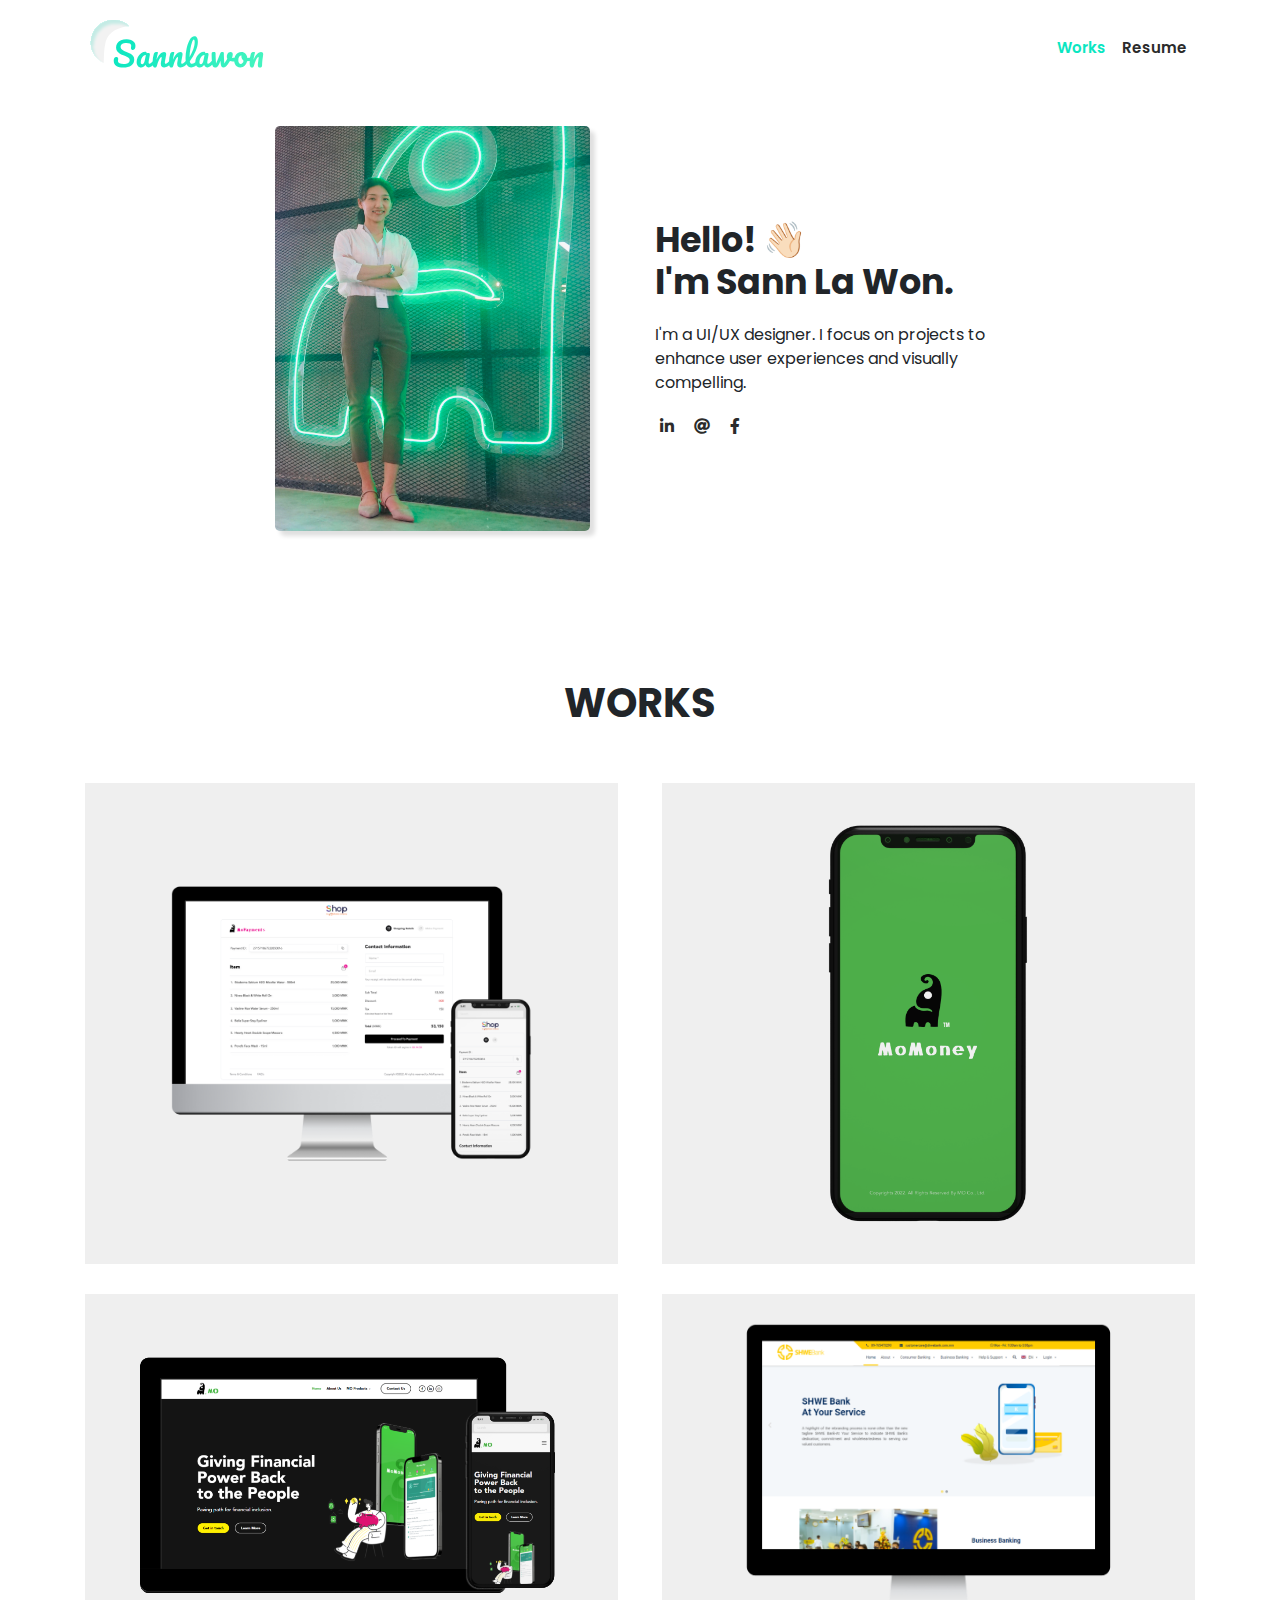
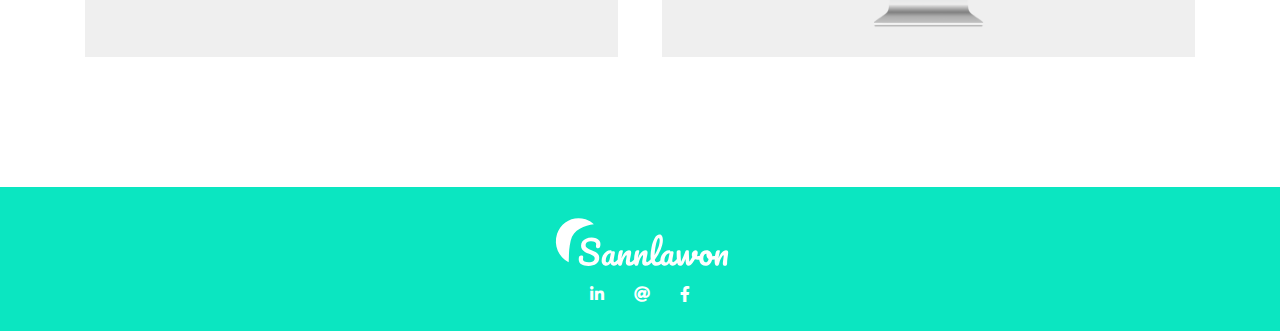
<file: index.html>
<!DOCTYPE html>
<html lang="en">
<head>
    <meta charset="UTF-8">
    <meta http-equiv="X-UA-Compatible" content="IE=edge">
    <meta name="viewport" content="width=device-width, initial-scale=1.0">
    <title>sannlawon_porfolio</title>
    <link rel="stylesheet" href="plugin/bootstrap-4.6.1-dist/css/bootstrap.min.css">
    <link rel="stylesheet" href="plugin/fontawesome-free-5.15.4-web/css/all.min.css">
    <link rel="stylesheet" href="plugin/imagehover.css-master/css/imagehover.css">
    <link rel="stylesheet" href="style.css">
    <link rel="shortcut icon" href="img/favicon.svg" type="image/x-icon">
</head>
<body data-spy="scroll" data-target="#navbar-collapse-toggle" data-offset="98">
    <!-- End Preload -->
    <div id="loading">
        <div class="load-circle"><span class="one"></span></div>
    </div>
    <!-- End Preload -->
    <!-- Header -->
    <header>
        <nav class="navbar navbar-expand-lg navbar-light">
            <div class="container container-large">
                <a href="index.html" title="" class="navbar-brand logo">
                    <img src="img/logo.svg" class="" alt="no-img" title="">
                </a>
                <button class="navbar-toggler" type="button" data-toggle="collapse" data-target="#navbar-collapse-toggle" aria-controls="navbarNavAltMarkup" aria-expanded="false" aria-label="Toggle navigation">
                    <span class="navbar-toggler-icon"></span>
                </button>
                <div class="navbar-collapse justify-content-end collapse" id="navbar-collapse-toggle">
                    <ul class="nav navbar-nav">
                        <li><a class="nav-link active" href="#work">Works</a></li>
                        <!-- <li><a class="nav-link" href="practice.html">Practices</a></li> -->
                        <li><a class="nav-link" href="my_cv.pdf">Resume</a></li>
                    </ul>
                </div>
                <!-- <div class="navbar navbar-default navbar-expand-lg main-navbar">

                </div> -->
            </div>
          </nav>
    </header>
    <!-- Header End -->  
    
    <section>
        <div class="container">
            <div class="row justify-content-center align-items-center">
                <div class="col-lg-4 col-md-6 col-12 card_align">
                    <img src="img/pro-pic-1.jpg" class="pro_pic" alt="">
                </div>
                <div class="col-lg-4 col-md-6 col-12">
                    <h1 class="greeting title_size">Hello! 👋🏻 <br>I'm Sann La Won.</h1>
                    <p style="margin-bottom: 20px;" class="body_size">I'm a UI/UX designer. I focus on projects to enhance user experiences and visually compelling.</p>
                    <div class="d-flex align-items-center">
                        <a href="https://www.linkedin.com/in/sann-lawon/" class="contact-icon"><i class="fab fa-linkedin-in"></i></a>
                        <a href="mailto:lawonsann97@gmail.com" class="contact-icon"><i class="fas fa-at"></i></a>
                        <a href="https://www.facebook.com/sann.lawon.98" class="contact-icon"><i class="fab fa-facebook-f"></i></a>
                    </div>
                </div>
                <!-- <div class="col-6" style="margin-left: 30px;">
                    <img src="img/pro-pic.jpg" style="width: 70%; border-radius: 5px;" alt="">
                </div> -->
            </div>
        </div>
    </section>

    <section style="margin: 100px 0px;" id="work">
        <div class="container">
            <div class="row">
                <div class="col-12 text-center py-5">
                    <h1 class="work-title">WORKS</h1>
                </div>
            </div>
            <div class="row">
                <div class="col-12 d-flex justify-content-between flex-wrap work_align">
                    <figure class="imghvr-fade project-title">
                        <img src="img/MoPayments_MockUp 1.png" style="width: 80%;">
                        <figcaption class="d-flex flex-column justify-content-center align-items-center">
                          <h3 class="ih-fade ih-delay-sm pj_demo_title">MoPayments Portal</h3>
                          <p class="ih-zoom-in ih-delay-md">
                            <i class="pj_demo_label">#UI/UX Design #Prototypes</i>
                          </p>
                          <!-- <a class="ih-fade-up ih-delay-lg button" href="#">Read More</a> -->
                        </figcaption>
                        <a href="mopays_portal.html"></a>
                    </figure>
                    <figure class="imghvr-fade project-title">
                        <img src="img/momoney-mock-up.png" style="width: 50%;">
                        <figcaption class="d-flex flex-column justify-content-center align-items-center">
                          <h3 class="ih-fade ih-delay-sm pj_demo_title">MoMoney Subscriber App</h3>
                          <p class="ih-zoom-in ih-delay-md">
                            <i class="pj_demo_label">#UI/UX Design #Prototypes</i>
                            <!-- <br>
                            <i class="pj_demo_label">Coming Soon!</i> -->
                          </p>
                          <!-- <a class="ih-fade-up ih-delay-lg button" href="#">Read More</a> -->
                        </figcaption>
                        <a href="momoney_app.html"></a>
                    </figure>
                    <figure class="imghvr-fade project-title">
                        <img src="img/MoMoney_MockUp11.png" style="width: 90%;">
                        <figcaption class="d-flex flex-column justify-content-center align-items-center">
                          <h3 class="ih-fade ih-delay-sm pj_demo_title">Mo Website</h3>
                          <p class="ih-zoom-in ih-delay-md">
                            <i class="pj_demo_label">#Web Development</i>
                            <!-- <br>
                            <i class="pj_demo_label">Coming Soon!</i> -->
                          </p>
                          <!-- <a class="ih-fade-up ih-delay-lg button" href="#">Read More</a> -->
                        </figcaption>
                        <a href="mo_website.html"></a>
                    </figure>
                    <figure class="imghvr-fade project-title">
                        <img src="img/Shwebank_MockUp.png" style="width: 90%;">
                        <figcaption class="d-flex flex-column justify-content-center align-items-center">
                          <h3 class="ih-fade ih-delay-sm pj_demo_title">SHWE BANK Website</h3>
                          <p class="ih-zoom-in ih-delay-md">
                            <i class="pj_demo_label">#UI/UX Design #Prototypes</i>
                            <!-- <br>
                            <i class="pj_demo_label">Coming Soon!</i> -->
                          </p>
                          <!-- <a class="ih-fade-up ih-delay-lg button" href="#">Read More</a> -->
                        </figcaption>
                        <a href="shwe_bank.html"></a>
                    </figure>
                </div>
            </div>
        </div>
    </section>

    <footer style="background-color: #0BE6C1;">
        <div class="text-center py-4">
            <img src="img/logo-white.svg" alt="">
            <div class="d-flex align-items-center justify-content-center">
                <a href="https://www.linkedin.com/in/sann-lawon/" class="contact-icon-footer"><i class="fab fa-linkedin-in"></i></a>
                <a href="mailto:lawonsann97@gmail.com" class="contact-icon-footer"><i class="fas fa-at"></i></a>
                <a href="https://www.facebook.com/sann.lawon.98" class="contact-icon-footer"><i class="fab fa-facebook-f"></i></a>
            </div>
        </div>
    </footer>
</body>

<script src="plugin/bootstrap-4.6.1-dist/js/bootstrap.min.js"></script>
<script src="https://code.jquery.com/jquery-3.2.1.slim.min.js"></script>
<script src="https://cdnjs.cloudflare.com/ajax/libs/popper.js/1.12.9/umd/popper.min.js"></script>
<script src="https://maxcdn.bootstrapcdn.com/bootstrap/4.0.0/js/bootstrap.min.js"></script>
</html>
</file>
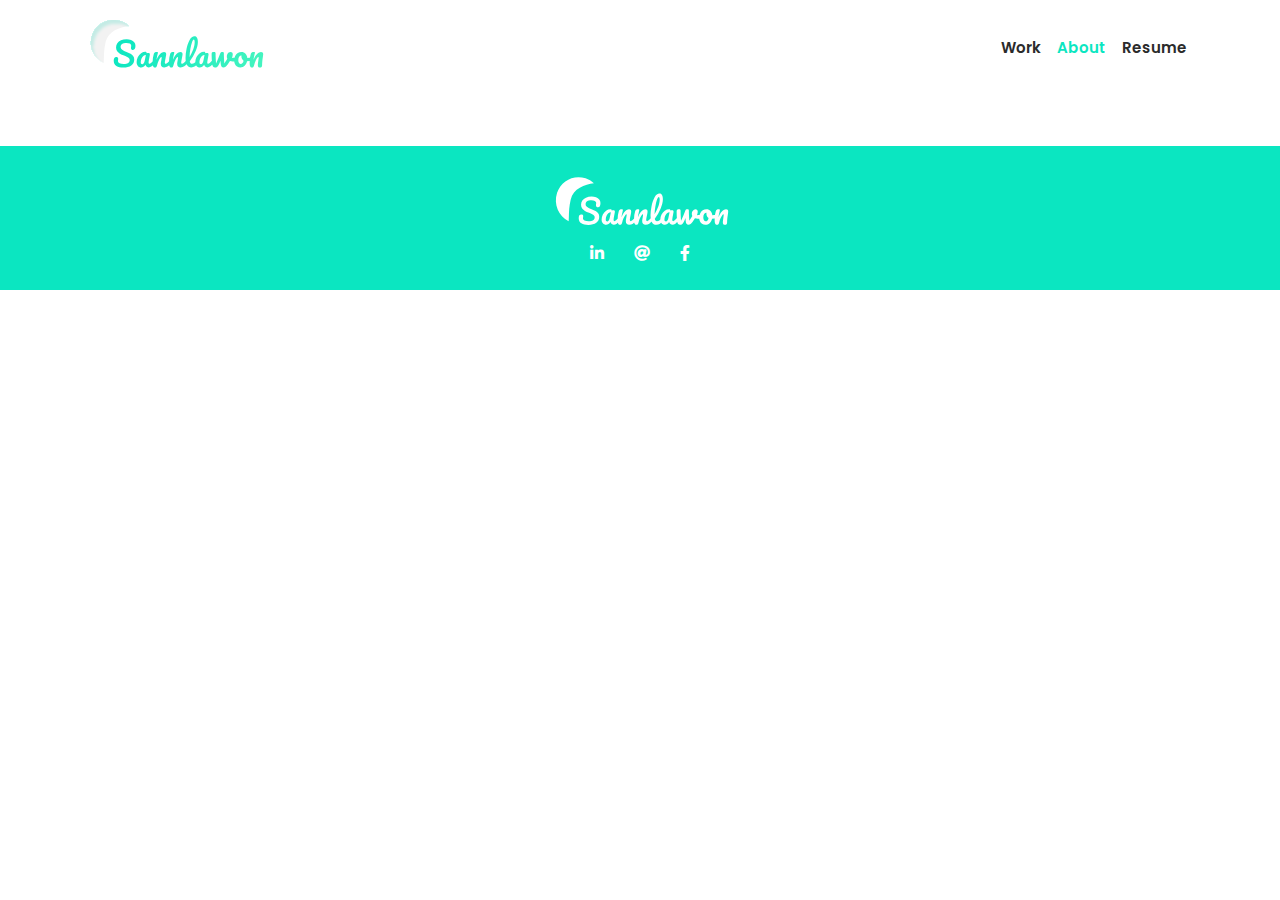
<file: about.html>
<!DOCTYPE html>
<html lang="en">
<head>
    <meta charset="UTF-8">
    <meta http-equiv="X-UA-Compatible" content="IE=edge">
    <meta name="viewport" content="width=device-width, initial-scale=1.0">
    <title>sannlawon_porfolio</title>
    <link rel="stylesheet" href="plugin/bootstrap-4.6.1-dist/css/bootstrap.min.css">
    <link rel="stylesheet" href="plugin/fontawesome-free-5.15.4-web/css/all.min.css">
    <link rel="stylesheet" href="plugin/imagehover.css-master/css/imagehover.css">
    <link rel="stylesheet" href="style.css">
    <link rel="shortcut icon" href="img/favicon.svg" type="image/x-icon">
</head>
<body data-spy="scroll" data-target="#navbar-collapse-toggle" data-offset="98">
    <!-- End Preload -->
    <div id="loading">
        <div class="load-circle"><span class="one"></span></div>
    </div>
    <!-- End Preload -->
    <!-- Header -->
    <header>
        <nav class="navbar navbar-expand-lg navbar-light">
            <div class="container container-large">
                <a href="index.html" title="" class="navbar-brand logo">
                    <img src="img/logo.svg" class="" alt="no-img" title="">
                </a>
                <button class="navbar-toggler" type="button" data-toggle="collapse" data-target="#navbar-collapse-toggle" aria-controls="navbarNavAltMarkup" aria-expanded="false" aria-label="Toggle navigation">
                    <span class="navbar-toggler-icon"></span>
                </button>
                <div class="navbar-collapse justify-content-end collapse" id="navbar-collapse-toggle">
                    <ul class="nav navbar-nav">
                        <li><a class="nav-link" href="index.html">Work</a></li>
                        <li><a class="nav-link active" href="#about">About</a></li>
                        <li><a class="nav-link" href="my_cv.pdf" download>Resume</a></li>
                    </ul>
                </div>
                <!-- <div class="navbar navbar-default navbar-expand-lg main-navbar">

                </div> -->
            </div>
          </nav>
    </header>
    <!-- Header End -->  
    
    <section id="about">

    </section>

    <footer style="background-color: #0BE6C1;">
        <div class="text-center py-4">
            <img src="img/logo-white.svg" alt="">
            <div class="d-flex align-items-center justify-content-center">
                <a href="https://www.linkedin.com/in/sann-lawon/" class="contact-icon-footer"><i class="fab fa-linkedin-in"></i></a>
                <a href="mailto:lawonsann97@gmail.com" class="contact-icon-footer"><i class="fas fa-at"></i></a>
                <a href="https://www.facebook.com/sann.lawon.98" class="contact-icon-footer"><i class="fab fa-facebook-f"></i></a>
            </div>
        </div>
    </footer>
</body>

<script src="plugin/bootstrap-4.6.1-dist/js/bootstrap.min.js"></script>
<script src="https://code.jquery.com/jquery-3.2.1.slim.min.js"></script>
<script src="https://cdnjs.cloudflare.com/ajax/libs/popper.js/1.12.9/umd/popper.min.js"></script>
<script src="https://maxcdn.bootstrapcdn.com/bootstrap/4.0.0/js/bootstrap.min.js"></script>
</html>
</file>
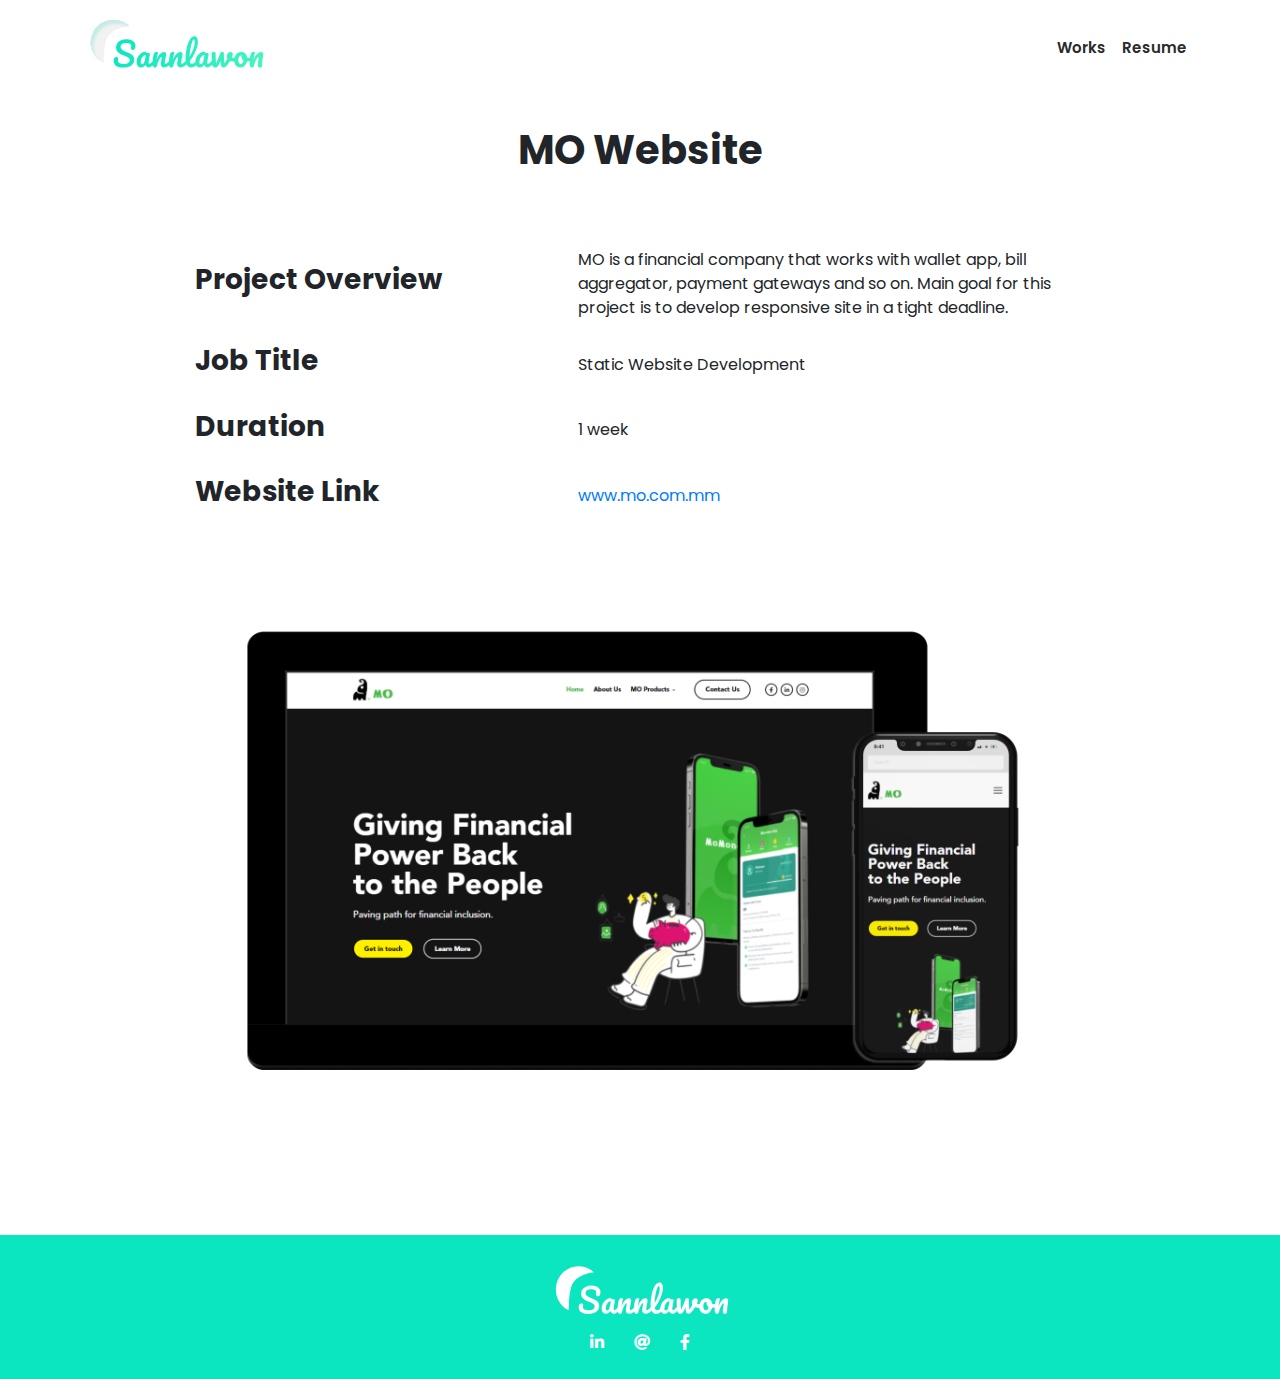
<file: mo_website.html>
<!DOCTYPE html>
<html lang="en">
<head>
    <meta charset="UTF-8">
    <meta http-equiv="X-UA-Compatible" content="IE=edge">
    <meta name="viewport" content="width=device-width, initial-scale=1.0">
    <title>sannlawon_porfolio</title>
    <link rel="stylesheet" href="plugin/bootstrap-4.6.1-dist/css/bootstrap.min.css">
    <link rel="stylesheet" href="plugin/fontawesome-free-5.15.4-web/css/all.min.css">
    <link rel="stylesheet" href="plugin/imagehover.css-master/css/imagehover.css">
    <link rel="stylesheet" href="style.css">
    <link rel="shortcut icon" href="img/favicon.svg" type="image/x-icon">
</head>
<body data-spy="scroll" data-target="#navbar-collapse-toggle" data-offset="98">
    <!-- End Preload -->
    <div id="loading">
        <div class="load-circle"><span class="one"></span></div>
    </div>
    <!-- End Preload -->
    <!-- Header -->
    <header>
        <nav class="navbar navbar-expand-lg navbar-light">
            <div class="container container-large">
                <a href="index.html" title="" class="navbar-brand logo">
                    <img src="img/logo.svg" class="" alt="no-img" title="">
                </a>
                <button class="navbar-toggler" type="button" data-toggle="collapse" data-target="#navbar-collapse-toggle" aria-controls="navbarNavAltMarkup" aria-expanded="false" aria-label="Toggle navigation">
                    <span class="navbar-toggler-icon"></span>
                </button>
                <div class="navbar-collapse justify-content-end collapse" id="navbar-collapse-toggle">
                    <ul class="nav navbar-nav">
                        <li><a class="nav-link" href="index.html#work">Works</a></li>
                        <!-- <li><a class="nav-link active" href="#about">About</a></li> -->
                        <li><a class="nav-link" href="my_cv.pdf" download>Resume</a></li>
                    </ul>
                </div>
            </div>
          </nav>
    </header>
    <!-- Header End -->  
    
    <section>
        <div class="container project_section">
            <h1 class="work-title text-center" style="margin-bottom: 50px;">MO Website</h1>
            <div class="row">
                <div class="col-10 img_md_reverse">
                    <div class="d-flex align-items-center justify-content-between my-4 text_md_align">
                        <h3 class="title_size col-lg-4 col-12" style="font-weight: bold;">Project Overview</h3>
                        <p class="body_size col-lg-7 col-12" style="margin:0px;">MO is a financial company that works with wallet app, bill aggregator, payment gateways and so on. Main goal for this project is to develop responsive site in a tight deadline.</p>
                    </div>
                    <div class="d-flex align-items-center justify-content-between my-4 text_md_align">
                        <h3 class="title_size col-lg-4 col-12" style="font-weight: bold;">Job Title</h3>
                        <p class="body_size col-lg-7 col-12" style="margin:0px;">Static Website Development</p>
                    </div>
                    <div class="d-flex align-items-center justify-content-between my-4 text_md_align">
                        <h3 class="title_size col-lg-4 col-12" style="font-weight: bold;">Duration</h3>
                        <p class="body_size col-lg-7 col-12" style="margin:0px;">1 week</p>
                    </div>
                    <div class="d-flex align-items-center justify-content-between my-4 text_md_align">
                        <h3 class="title_size col-lg-4 col-12" style="font-weight: bold;">Website Link</h3>
                        <p class="body_size col-lg-7 col-12" style="margin:0px;"><a href="https://www.mo.com.mm/">www.mo.com.mm</a></p>
                    </div>
                    <div class="work_img">
                        <img src="img/MoMoney_MockUp11.png" class="col-12" alt="">
                    </div>
                </div>
            </div>
        </div>
    </section>

    <footer style="background-color: #0BE6C1;">
        <div class="text-center py-4">
            <img src="img/logo-white.svg" alt="">
            <div class="d-flex align-items-center justify-content-center">
                <a href="https://www.linkedin.com/in/sann-lawon/" class="contact-icon-footer"><i class="fab fa-linkedin-in"></i></a>
                <a href="mailto:lawonsann97@gmail.com" class="contact-icon-footer"><i class="fas fa-at"></i></a>
                <a href="https://www.facebook.com/sann.lawon.98" class="contact-icon-footer"><i class="fab fa-facebook-f"></i></a>
            </div>
        </div>
    </footer>
</body>

<script src="plugin/bootstrap-4.6.1-dist/js/bootstrap.min.js"></script>
<script src="https://code.jquery.com/jquery-3.2.1.slim.min.js"></script>
<script src="https://cdnjs.cloudflare.com/ajax/libs/popper.js/1.12.9/umd/popper.min.js"></script>
<script src="https://maxcdn.bootstrapcdn.com/bootstrap/4.0.0/js/bootstrap.min.js"></script>
</html>
</file>
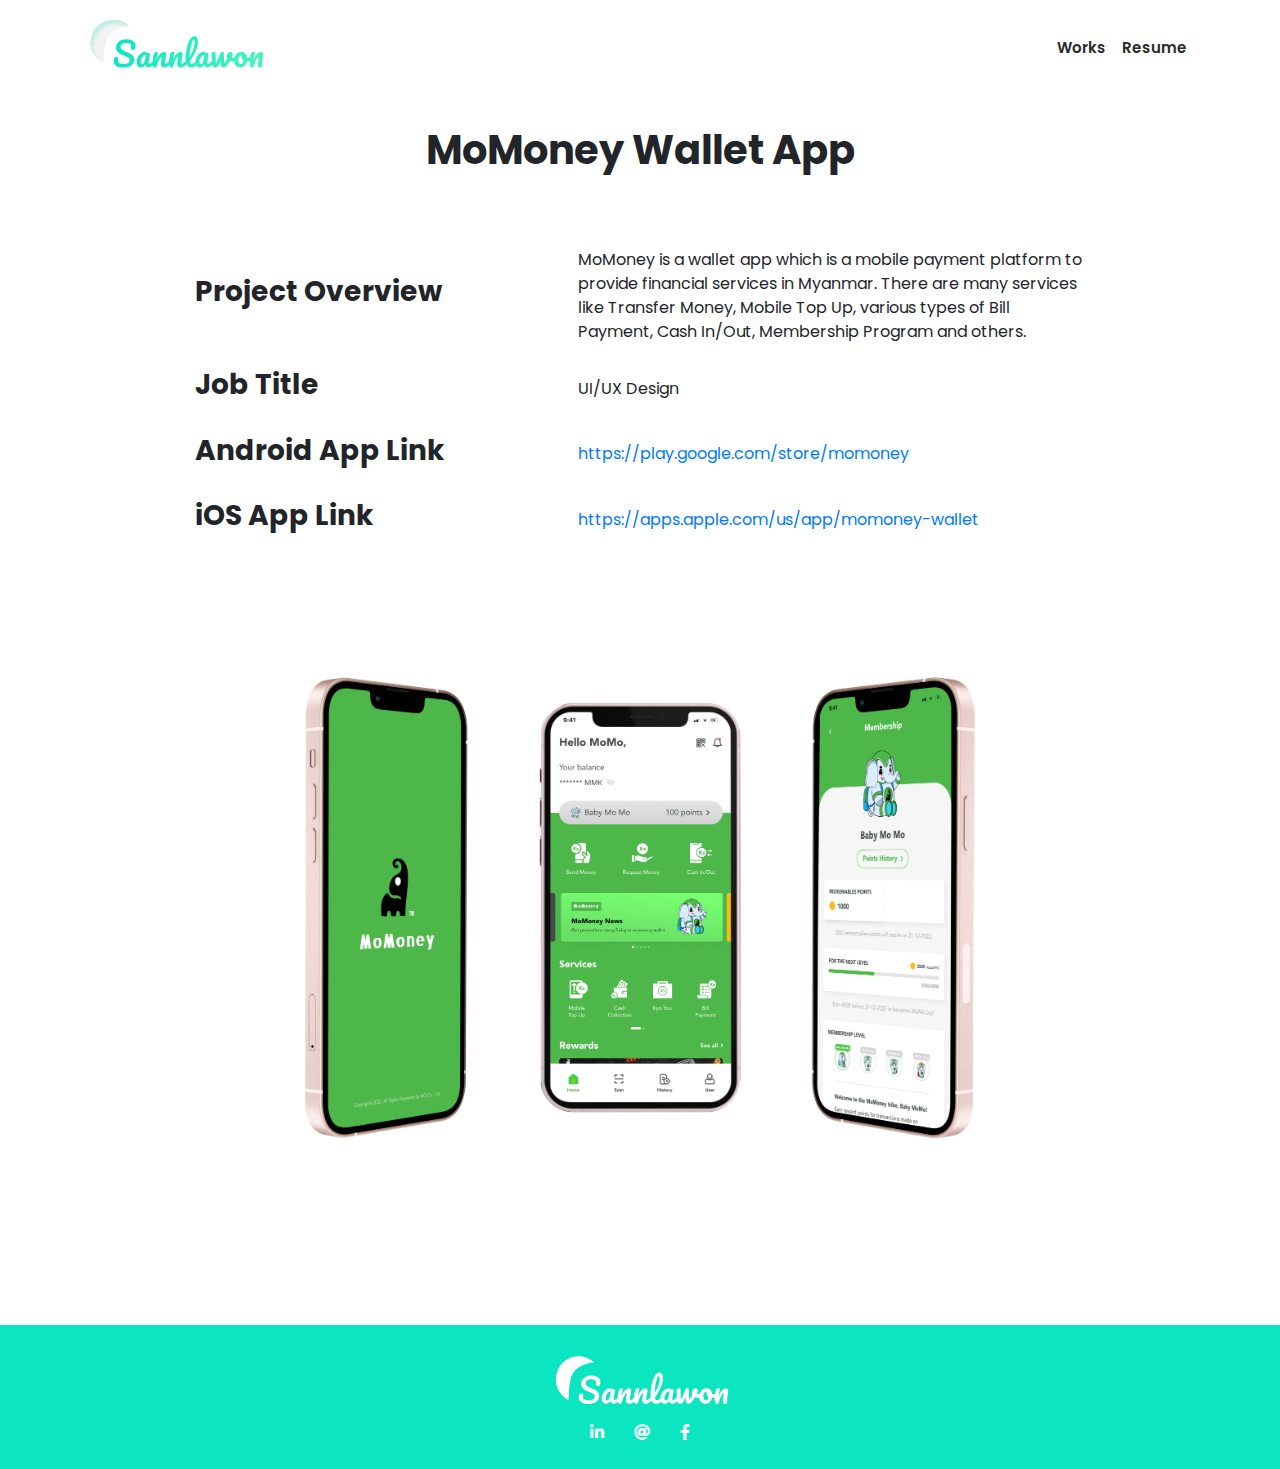
<file: momoney_app.html>
<!DOCTYPE html>
<html lang="en">
<head>
    <meta charset="UTF-8">
    <meta http-equiv="X-UA-Compatible" content="IE=edge">
    <meta name="viewport" content="width=device-width, initial-scale=1.0">
    <title>sannlawon_porfolio</title>
    <link rel="stylesheet" href="plugin/bootstrap-4.6.1-dist/css/bootstrap.min.css">
    <link rel="stylesheet" href="plugin/fontawesome-free-5.15.4-web/css/all.min.css">
    <link rel="stylesheet" href="plugin/imagehover.css-master/css/imagehover.css">
    <link rel="stylesheet" href="style.css">
    <link rel="shortcut icon" href="img/favicon.svg" type="image/x-icon">
</head>
<body data-spy="scroll" data-target="#navbar-collapse-toggle" data-offset="98">
    <!-- End Preload -->
    <div id="loading">
        <div class="load-circle"><span class="one"></span></div>
    </div>
    <!-- End Preload -->
    <!-- Header -->
    <header>
        <nav class="navbar navbar-expand-lg navbar-light">
            <div class="container container-large">
                <a href="index.html" title="" class="navbar-brand logo">
                    <img src="img/logo.svg" class="" alt="no-img" title="">
                </a>
                <button class="navbar-toggler" type="button" data-toggle="collapse" data-target="#navbar-collapse-toggle" aria-controls="navbarNavAltMarkup" aria-expanded="false" aria-label="Toggle navigation">
                    <span class="navbar-toggler-icon"></span>
                </button>
                <div class="navbar-collapse justify-content-end collapse" id="navbar-collapse-toggle">
                    <ul class="nav navbar-nav">
                        <li><a class="nav-link" href="index.html#work">Works</a></li>
                        <!-- <li><a class="nav-link active" href="#about">About</a></li> -->
                        <li><a class="nav-link" href="my_cv.pdf" download>Resume</a></li>
                    </ul>
                </div>
            </div>
          </nav>
    </header>
    <!-- Header End -->  
    
    <section>
        <div class="container project_section">
            <h1 class="work-title text-center" style="margin-bottom: 50px;">MoMoney Wallet App</h1>
            <div class="row">
                <div class="col-10 img_md_reverse">
                    <div class="d-flex align-items-center justify-content-between my-4 text_md_align">
                        <h3 class="title_size col-lg-4 col-12" style="font-weight: bold;">Project Overview</h3>
                        <p class="body_size col-lg-7 col-12" style="margin:0px;">MoMoney is a wallet app which is a mobile payment platform to provide financial services in Myanmar. There are many services like Transfer Money, Mobile Top Up, various types of Bill Payment, Cash In/Out, Membership Program and others.</p>
                    </div>
                    <div class="d-flex align-items-center justify-content-between my-4 text_md_align">
                        <h3 class="title_size col-lg-4 col-12" style="font-weight: bold;">Job Title</h3>
                        <p class="body_size col-lg-7 col-12" style="margin:0px;">UI/UX Design</p>
                    </div>
                    <!-- <div class="d-flex align-items-center justify-content-between my-4 text_md_align">
                        <h3 class="title_size col-lg-4 col-12" style="font-weight: bold;">Duration</h3>
                        <p class="body_size col-lg-7 col-12" style="margin:0px;">3 weeks</p>
                    </div> -->
                    <div class="d-flex align-items-center justify-content-between my-4 text_md_align">
                        <h3 class="title_size col-lg-4 col-12" style="font-weight: bold;">Android App Link</h3>
                        <p class="body_size col-lg-7 col-12" style="margin:0px;"><a href="https://play.google.com/store/search?q=momoney&c=apps">https://play.google.com/store/momoney</a></p>
                    </div>
                    <div class="d-flex align-items-center justify-content-between my-4 text_md_align">
                        <h3 class="title_size col-lg-4 col-12" style="font-weight: bold;">iOS App Link</h3>
                        <p class="body_size col-lg-7 col-12" style="margin:0px;"><a href="https://apps.apple.com/us/app/momoney-wallet/id1588383850">https://apps.apple.com/us/app/momoney-wallet</a></p>
                    </div>
                    <div class="work_img">
                        <img src="img/momoney-mock-up11.png" class="col-12" alt="">
                    </div>
                </div>
            </div>
        </div>
    </section>

    <footer style="background-color: #0BE6C1;">
        <div class="text-center py-4">
            <img src="img/logo-white.svg" alt="">
            <div class="d-flex align-items-center justify-content-center">
                <a href="https://www.linkedin.com/in/sann-lawon/" class="contact-icon-footer"><i class="fab fa-linkedin-in"></i></a>
                <a href="mailto:lawonsann97@gmail.com" class="contact-icon-footer"><i class="fas fa-at"></i></a>
                <a href="https://www.facebook.com/sann.lawon.98" class="contact-icon-footer"><i class="fab fa-facebook-f"></i></a>
            </div>
        </div>
    </footer>
</body>

<script src="plugin/bootstrap-4.6.1-dist/js/bootstrap.min.js"></script>
<script src="https://code.jquery.com/jquery-3.2.1.slim.min.js"></script>
<script src="https://cdnjs.cloudflare.com/ajax/libs/popper.js/1.12.9/umd/popper.min.js"></script>
<script src="https://maxcdn.bootstrapcdn.com/bootstrap/4.0.0/js/bootstrap.min.js"></script>
</html>
</file>
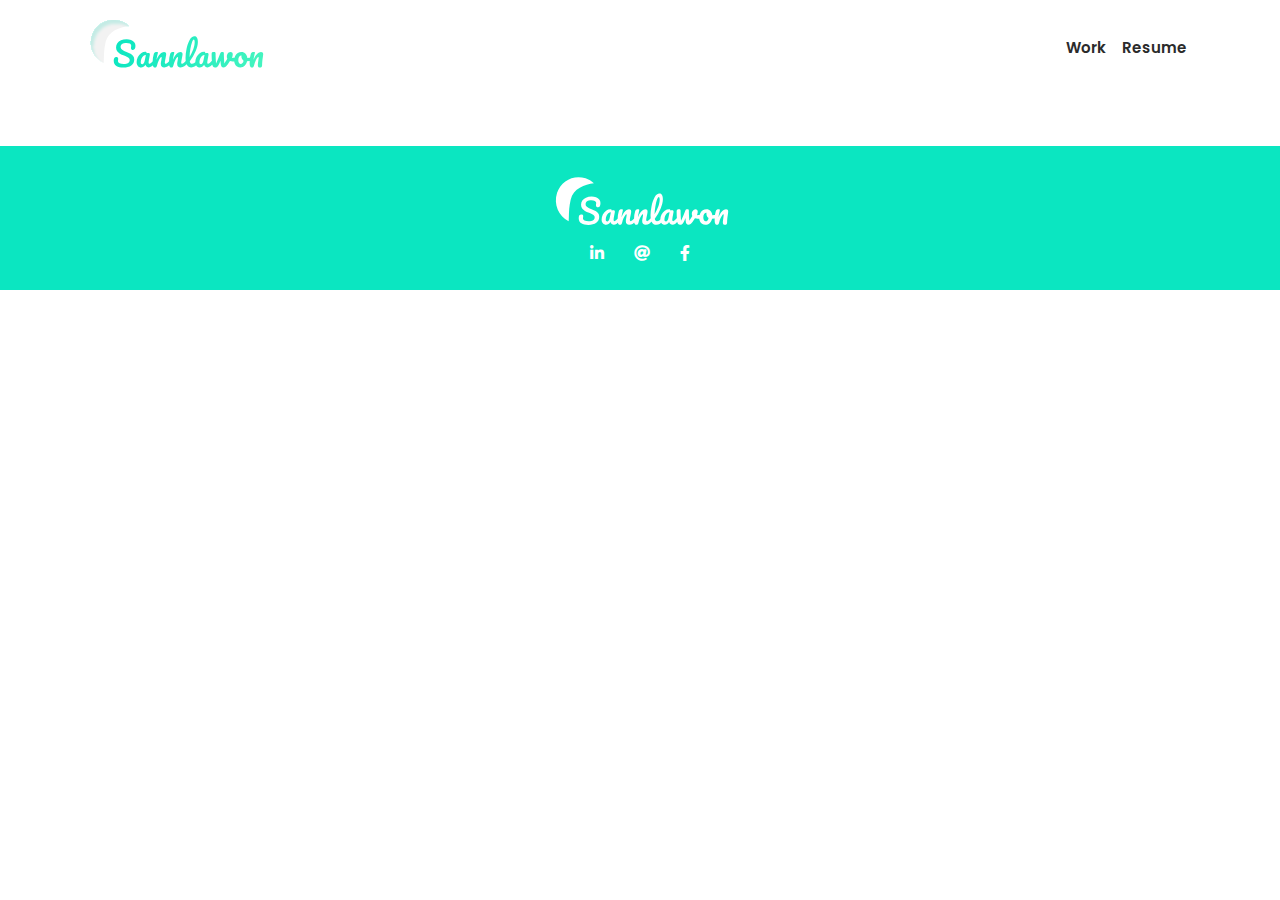
<file: momoney_website.html>
<!DOCTYPE html>
<html lang="en">
<head>
    <meta charset="UTF-8">
    <meta http-equiv="X-UA-Compatible" content="IE=edge">
    <meta name="viewport" content="width=device-width, initial-scale=1.0">
    <title>sannlawon_porfolio</title>
    <link rel="stylesheet" href="plugin/bootstrap-4.6.1-dist/css/bootstrap.min.css">
    <link rel="stylesheet" href="plugin/fontawesome-free-5.15.4-web/css/all.min.css">
    <link rel="stylesheet" href="plugin/imagehover.css-master/css/imagehover.css">
    <link rel="stylesheet" href="style.css">
    <link rel="shortcut icon" href="img/favicon.svg" type="image/x-icon">
</head>
<body data-spy="scroll" data-target="#navbar-collapse-toggle" data-offset="98">
    <!-- End Preload -->
    <div id="loading">
        <div class="load-circle"><span class="one"></span></div>
    </div>
    <!-- End Preload -->
    <!-- Header -->
    <header>
        <nav class="navbar navbar-expand-lg navbar-light">
            <div class="container container-large">
                <a href="index.html" title="" class="navbar-brand logo">
                    <img src="img/logo.svg" class="" alt="no-img" title="">
                </a>
                <button class="navbar-toggler" type="button" data-toggle="collapse" data-target="#navbar-collapse-toggle" aria-controls="navbarNavAltMarkup" aria-expanded="false" aria-label="Toggle navigation">
                    <span class="navbar-toggler-icon"></span>
                </button>
                <div class="navbar-collapse justify-content-end collapse" id="navbar-collapse-toggle">
                    <ul class="nav navbar-nav">
                        <li><a class="nav-link" href="index.html">Work</a></li>
                        <!-- <li><a class="nav-link active" href="#about">About</a></li> -->
                        <li><a class="nav-link" href="my_cv.pdf" download>Resume</a></li>
                    </ul>
                </div>
            </div>
          </nav>
    </header>
    <!-- Header End -->  
    
    <section>

    </section>

    <footer style="background-color: #0BE6C1;">
        <div class="text-center py-4">
            <img src="img/logo-white.svg" alt="">
            <div class="d-flex align-items-center justify-content-center">
                <a href="https://www.linkedin.com/in/sann-lawon/" class="contact-icon-footer"><i class="fab fa-linkedin-in"></i></a>
                <a href="mailto:lawonsann97@gmail.com" class="contact-icon-footer"><i class="fas fa-at"></i></a>
                <a href="https://www.facebook.com/sann.lawon.98" class="contact-icon-footer"><i class="fab fa-facebook-f"></i></a>
            </div>
        </div>
    </footer>
</body>

<script src="plugin/bootstrap-4.6.1-dist/js/bootstrap.min.js"></script>
<script src="https://code.jquery.com/jquery-3.2.1.slim.min.js"></script>
<script src="https://cdnjs.cloudflare.com/ajax/libs/popper.js/1.12.9/umd/popper.min.js"></script>
<script src="https://maxcdn.bootstrapcdn.com/bootstrap/4.0.0/js/bootstrap.min.js"></script>
</html>
</file>
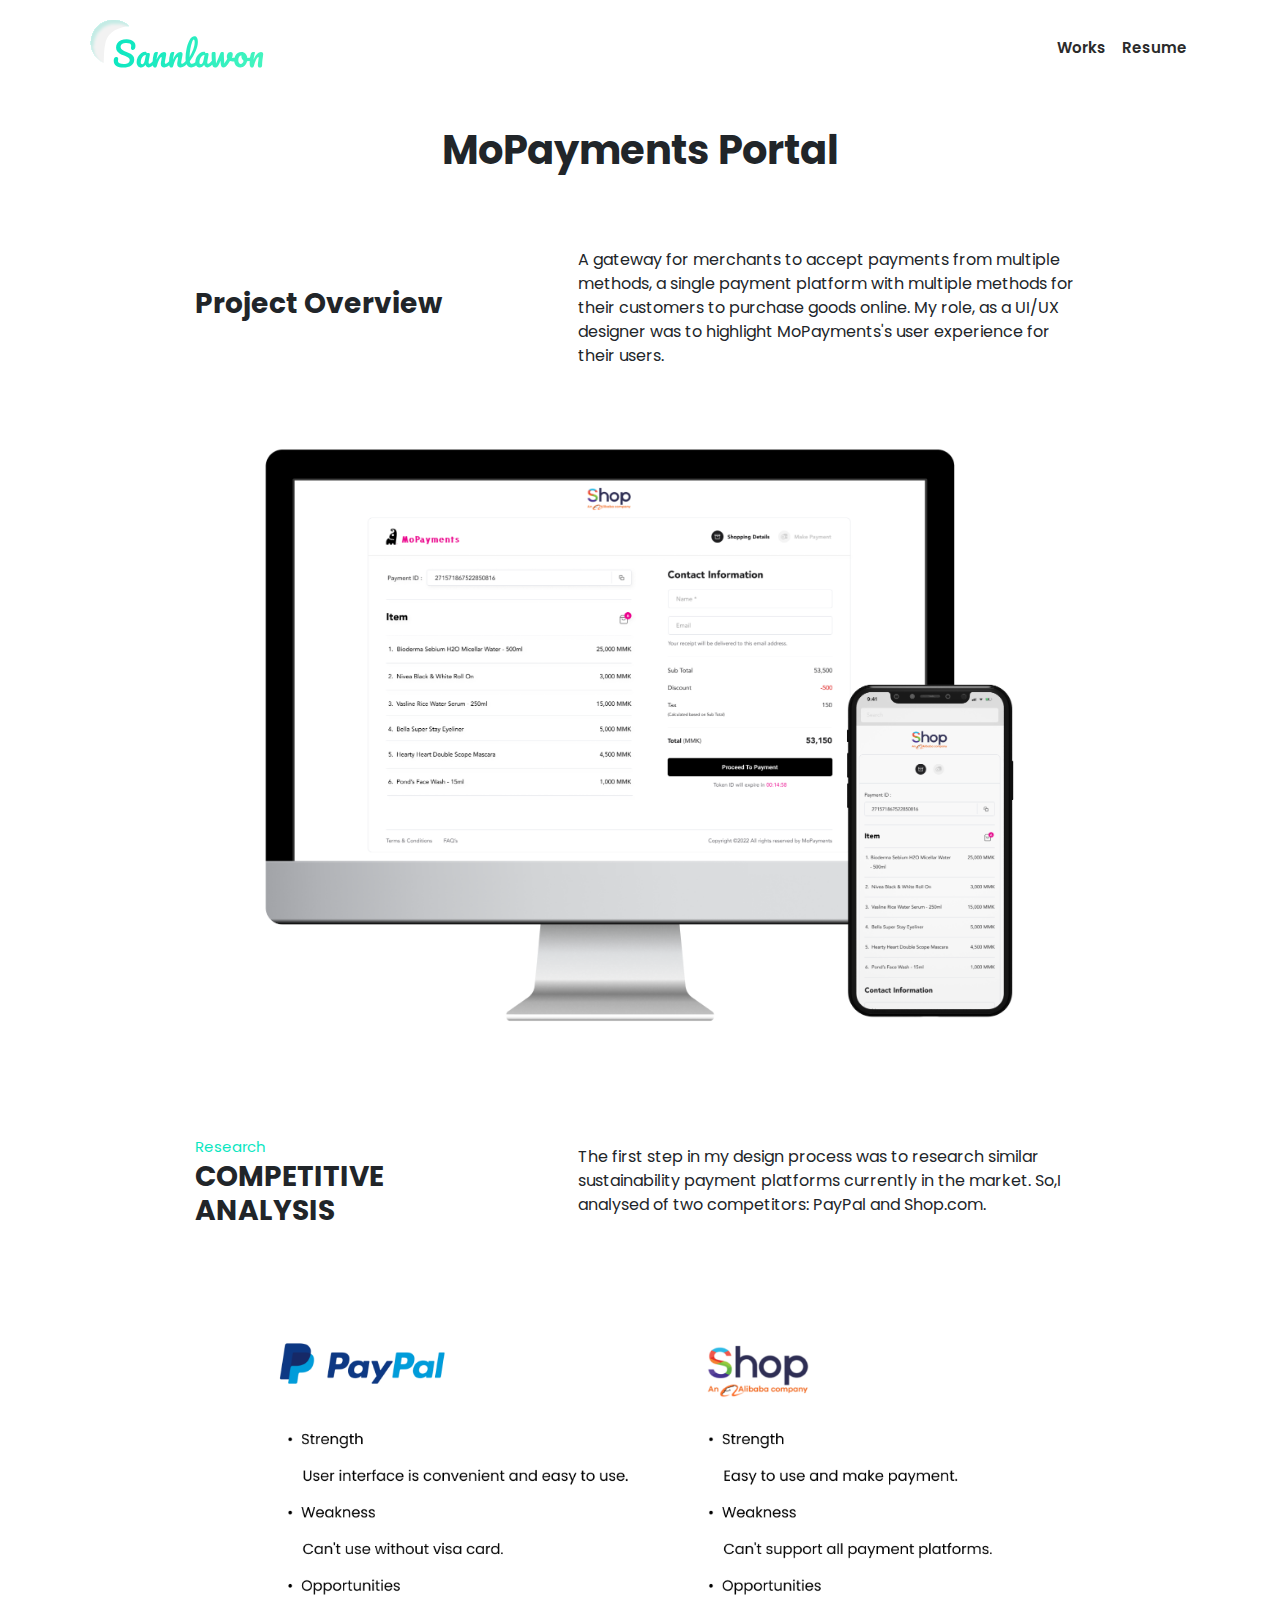
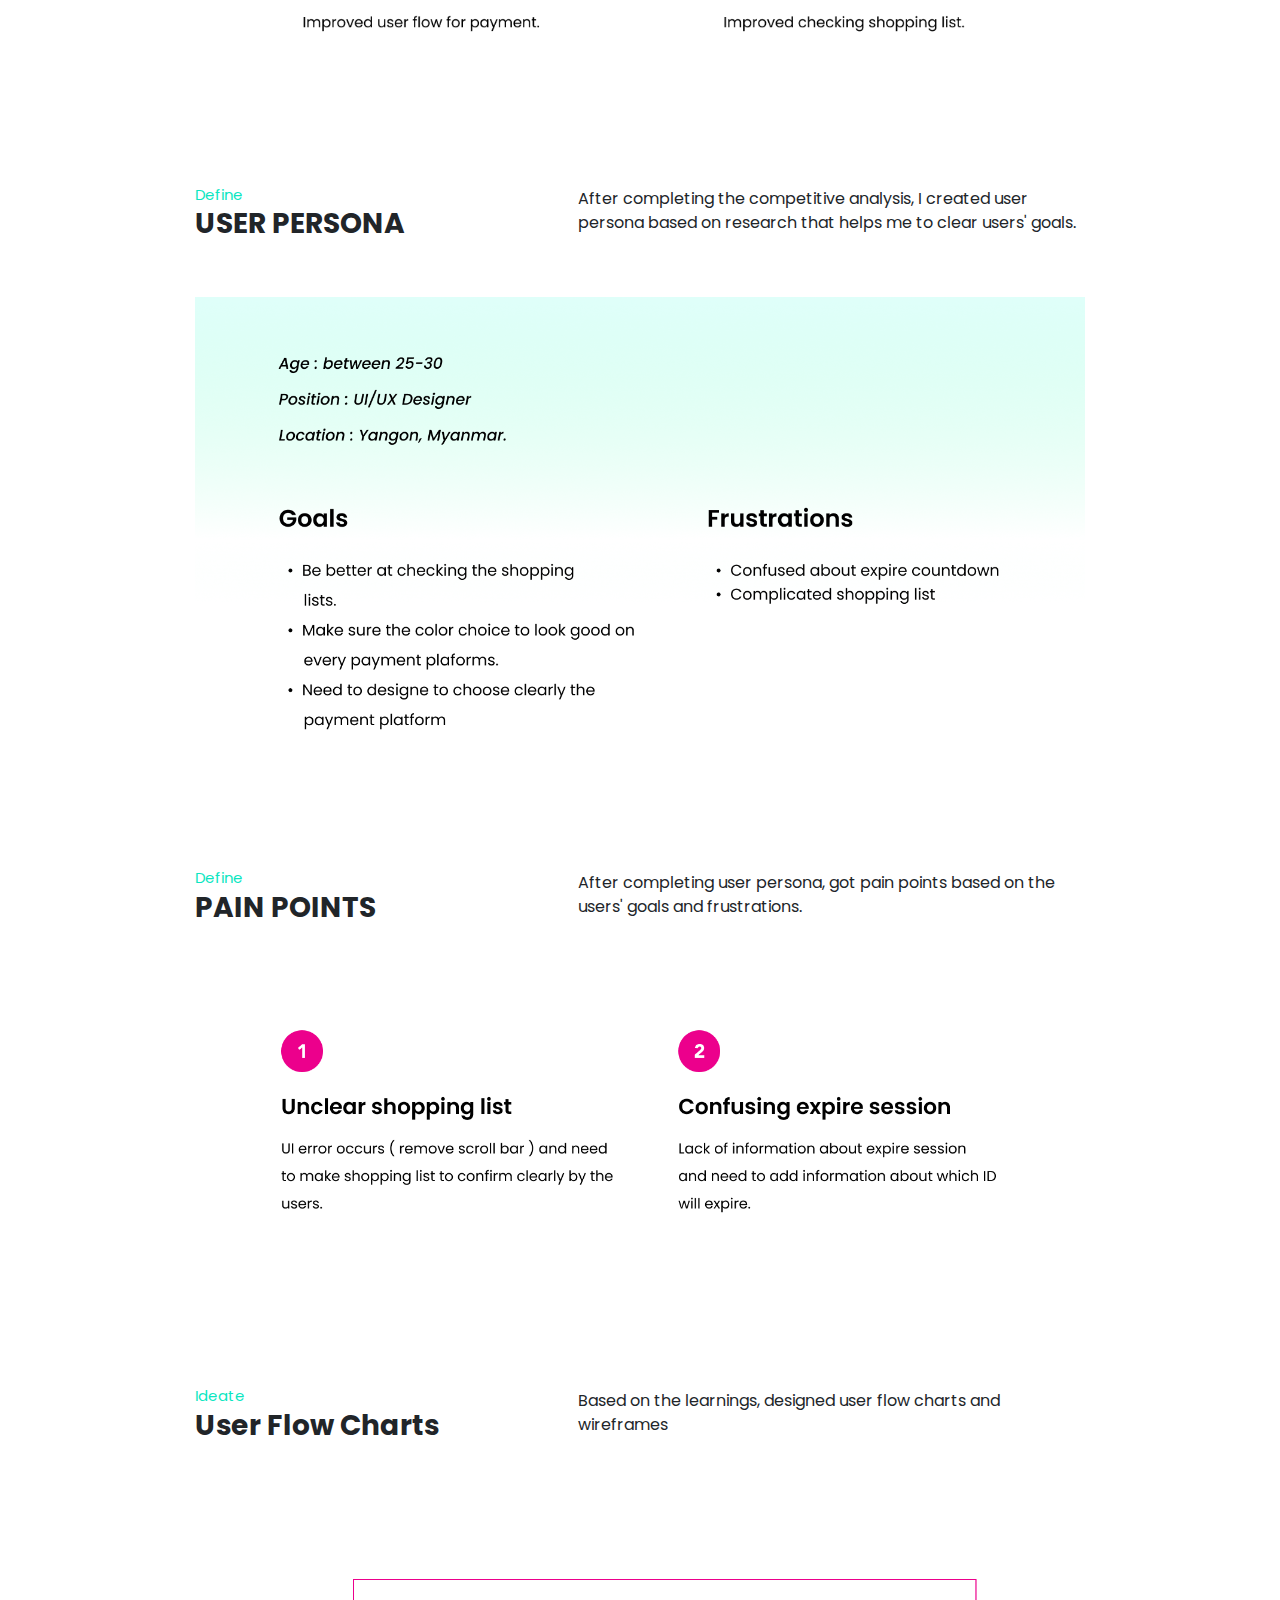
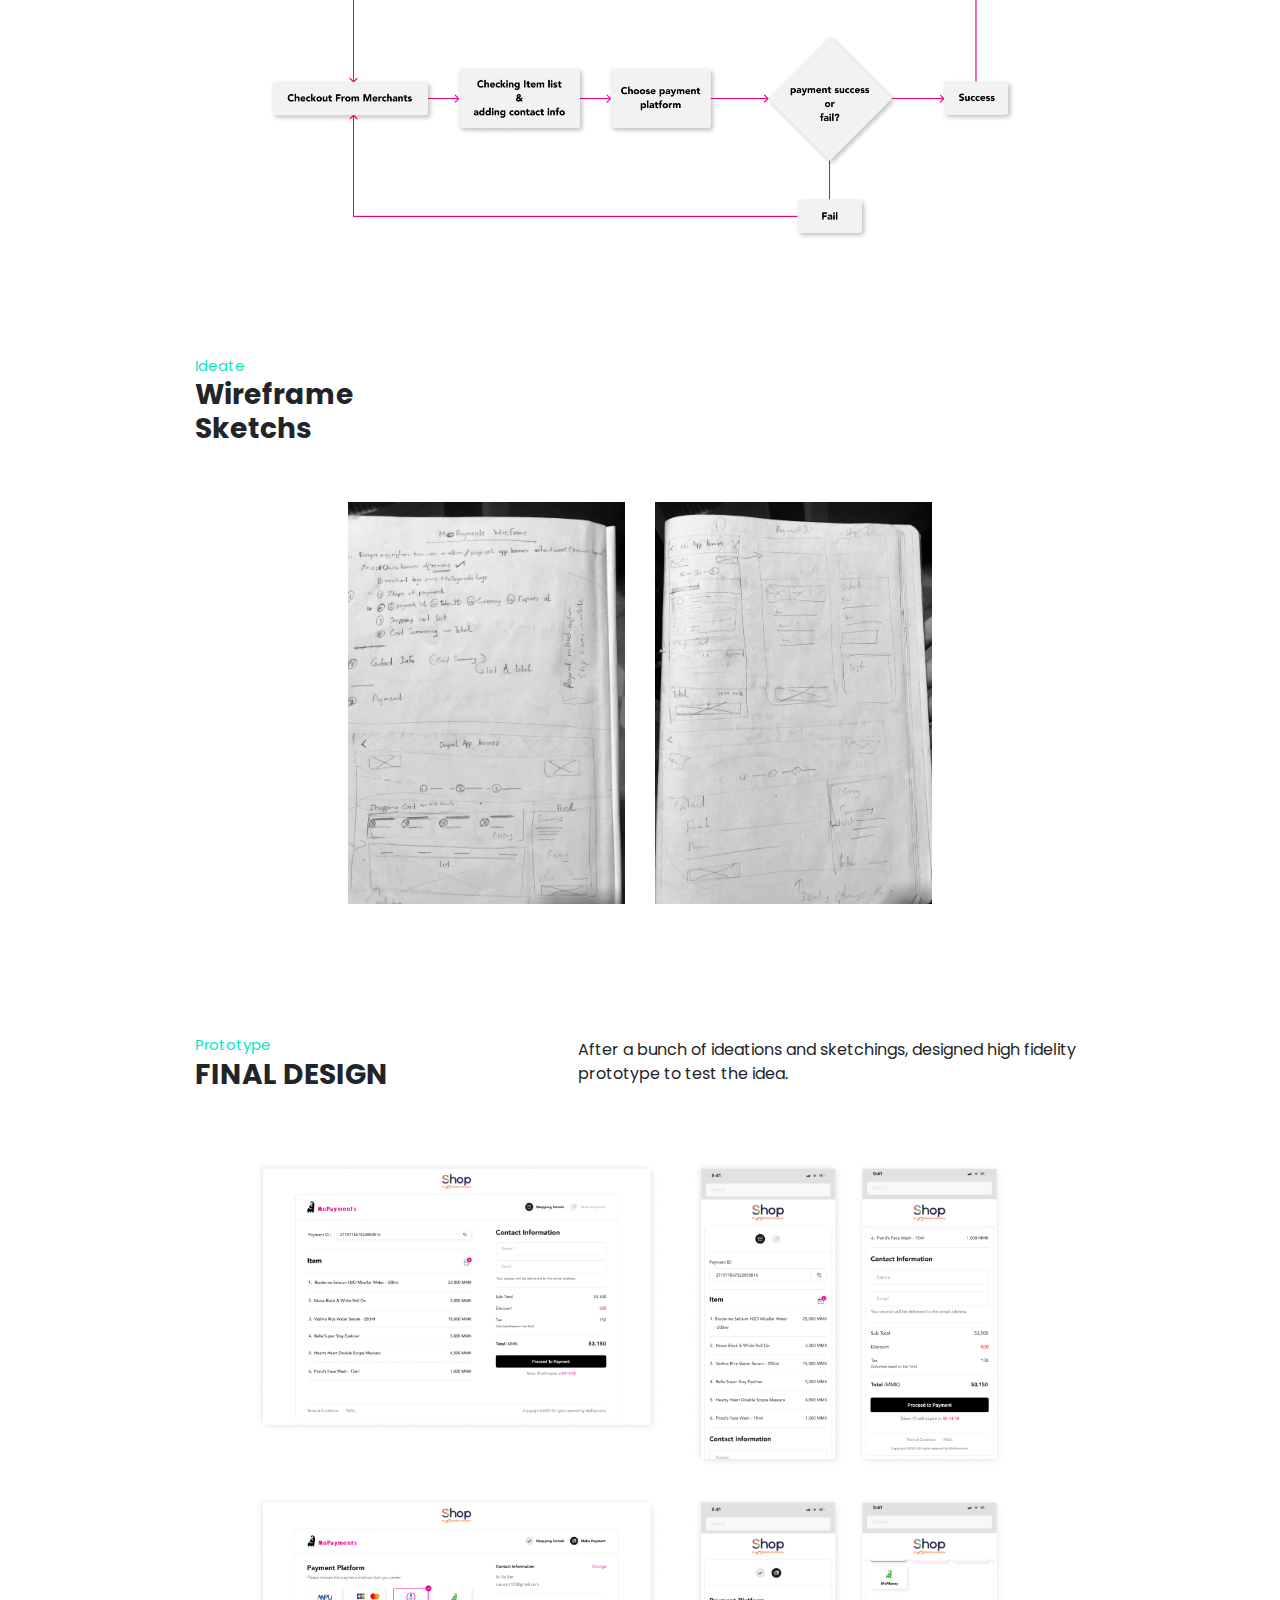
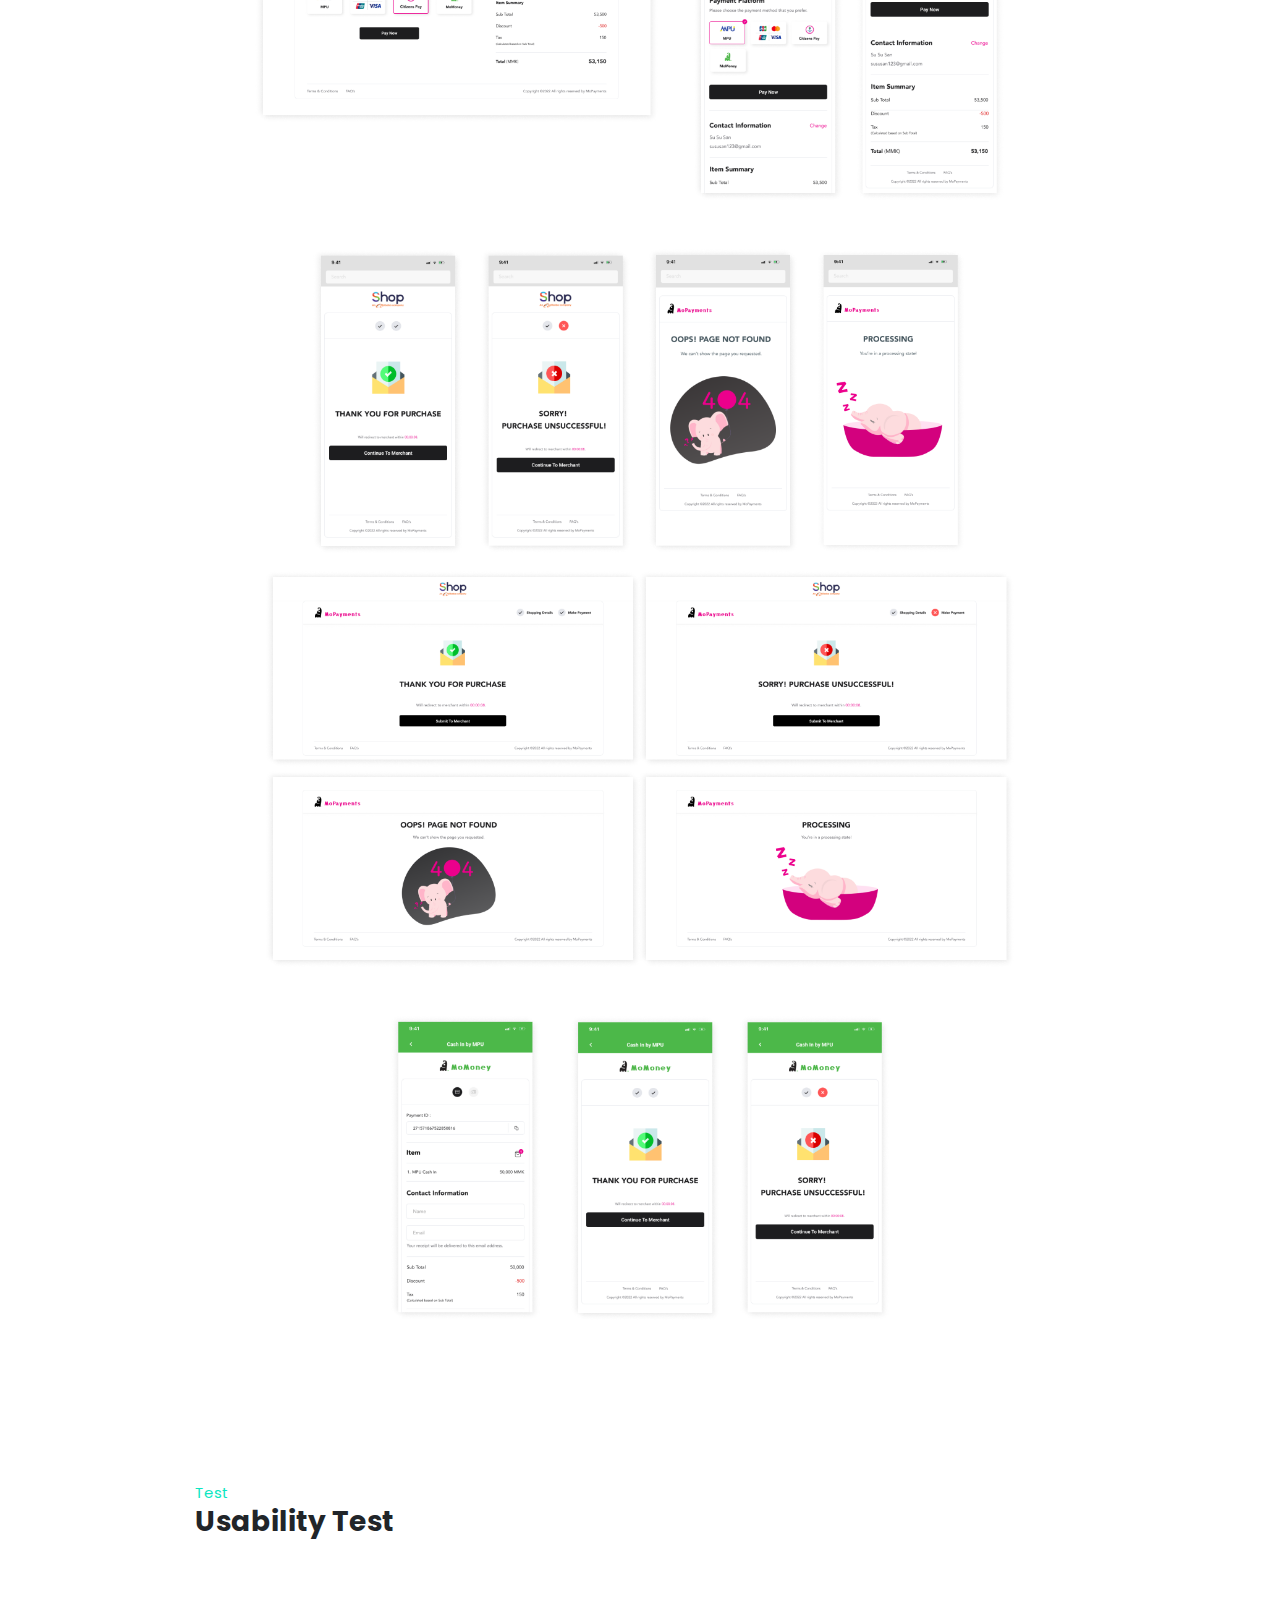
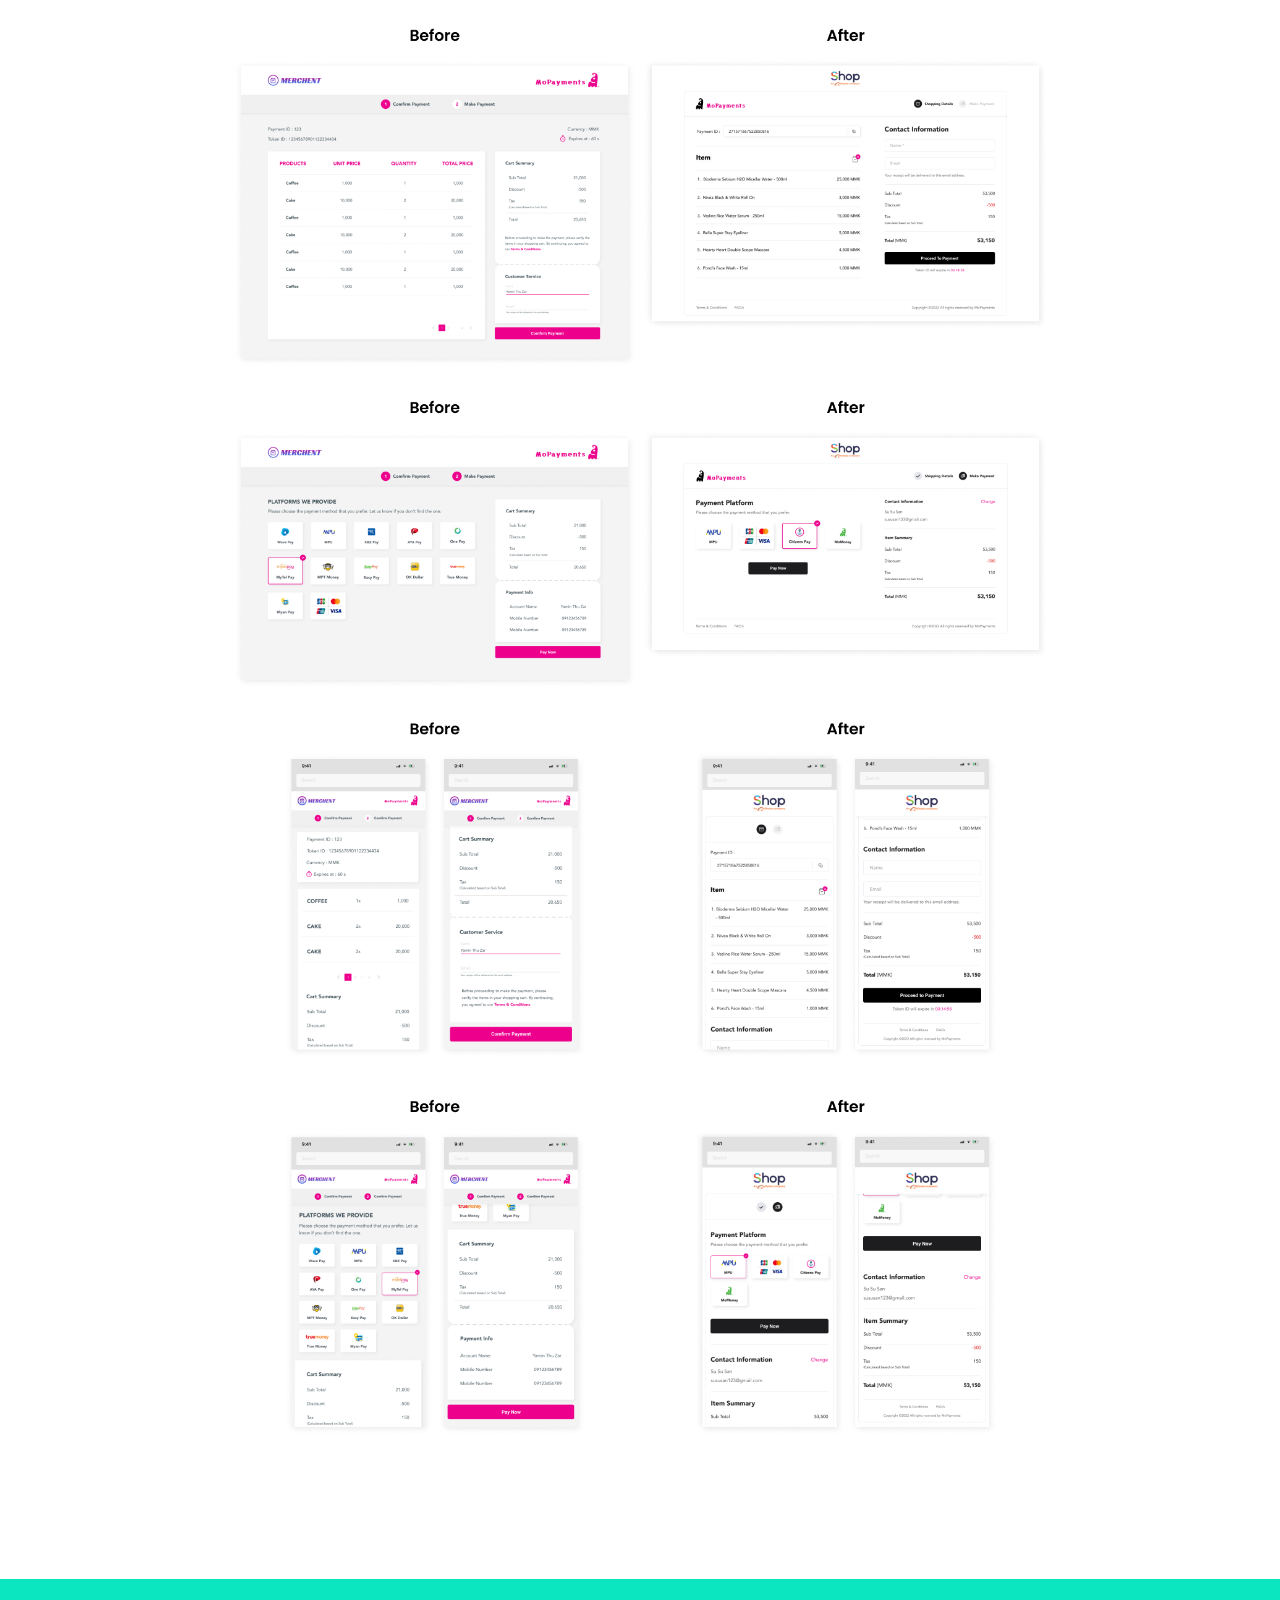
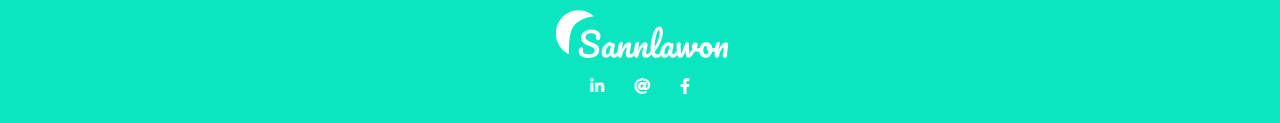
<file: mopays_portal.html>
<!DOCTYPE html>
<html lang="en">
<head>
    <meta charset="UTF-8">
    <meta http-equiv="X-UA-Compatible" content="IE=edge">
    <meta name="viewport" content="width=device-width, initial-scale=1.0">
    <title>sannlawon_porfolio</title>
    <link rel="stylesheet" href="plugin/bootstrap-4.6.1-dist/css/bootstrap.min.css">
    <link rel="stylesheet" href="plugin/fontawesome-free-5.15.4-web/css/all.min.css">
    <link rel="stylesheet" href="style.css">
    <link rel="shortcut icon" href="img/favicon.svg" type="image/x-icon">
</head>
<body data-spy="scroll" data-target="#navbar-collapse-toggle" data-offset="98">
    <!-- End Preload -->
    <div id="loading">
        <div class="load-circle"><span class="one"></span></div>
    </div>
    <!-- End Preload -->
    <!-- Header -->
    <header>
        <nav class="navbar navbar-expand-lg navbar-light">
            <div class="container container-large">
                <a href="index.html" title="" class="navbar-brand logo">
                    <img src="img/logo.svg" class="" alt="no-img" title="">
                </a>
                <button class="navbar-toggler" type="button" data-toggle="collapse" data-target="#navbar-collapse-toggle" aria-controls="navbarNavAltMarkup" aria-expanded="false" aria-label="Toggle navigation">
                    <span class="navbar-toggler-icon"></span>
                </button>
                <div class="navbar-collapse justify-content-end collapse" id="navbar-collapse-toggle">
                    <ul class="nav navbar-nav">
                        <li><a class="nav-link" href="index.html#work">Works</a></li>
                        <!-- <li><a class="nav-link active" href="#about">About</a></li> -->
                        <li><a class="nav-link" href="my_cv.pdf" download>Resume</a></li>
                    </ul>
                </div>
            </div>
          </nav>
    </header>
    <!-- Header End -->  
    
    <section>
        <div class="container project_section">
            <h1 class="work-title text-center" style="margin-bottom: 50px;">MoPayments Portal</h1>
            <div class="row">
                <div class="col-10 img_md_reverse">
                    <div class="d-flex align-items-center justify-content-between my-4 text_md_align">
                        <h3 class="title_size col-lg-4 col-12" style="font-weight: bold;">Project Overview</h3>
                        <p class="body_size col-lg-7 col-12" style="margin:0px;">A gateway for merchants to accept payments from multiple methods, a single payment platform with multiple methods for their customers to purchase goods online. My role, as a UI/UX designer was to highlight MoPayments's user experience for their users.
                        </p>
                    </div>
                    <div class="work_img">
                        <img src="img/MoPayments_MockUp 1.png" class="col-12" alt="">
                    </div>
                </div>
            </div>
            <div class="row">
                <div class="col-10">
                    <div class="d-flex align-items-center justify-content-between my-4 text_md_align">
                        <h3 class="title_size col-lg-4 col-12" style="font-weight: bold;"><small>Research</small><br>COMPETITIVE ANALYSIS</h3>
                        <p class="body_size col-lg-7 col-12" style="margin:0px;">The first step in my design process was to research similar sustainability payment platforms currently in the market. So,I analysed of two competitors: PayPal and Shop.com.</p>
                    </div>
                    <div class="work_img my-5">
                        <img src="img/research.png" class="col-12">
                    </div>
                </div>
            </div>
            <div class="row">
                <div class="col-10">
                    <div class="d-flex align-items-center justify-content-between my-4 text_md_align">
                        <h3 class="title_size col-lg-4 col-12" style="font-weight: bold;"><small>Define</small><br>USER PERSONA</h3>
                        <p class="body_size col-lg-7 col-12" style="margin:0px;">After completing the competitive analysis, I created user persona based on research that helps me to clear users' goals.</p>
                    </div>
                    <div class="work_img my-5">
                        <img src="img/persona.png" class="col-12">
                    </div>
                </div>
            </div>
            <div class="row">
                <div class="col-10">
                    <div class="d-flex align-items-center justify-content-between my-4 text_md_align">
                        <h3 class="title_size col-lg-4 col-12" style="font-weight: bold;"><small>Define</small><br>PAIN POINTS</h3>
                        <p class="body_size col-lg-7 col-12" style="margin:0px;">After completing user persona, got pain points based on the users' goals and frustrations.</p>
                    </div>
                    <div class="work_img my-5">
                        <img src="img/painpoints.png" class="col-12">
                    </div>
                </div>
            </div>
            <div class="row">
                <div class="col-10">
                    <div class="d-flex align-items-center justify-content-between my-4 text_md_align">
                        <h3 class="title_size col-lg-4 col-12" style="font-weight: bold;"><small>Ideate</small><br>User Flow Charts</h3>
                        <p class="body_size col-lg-7 col-12" style="margin:0px;">Based on the learnings, designed user flow charts and wireframes</p>
                    </div>
                    <div class="work_img my-5">
                        <img src="img/flowchart.png" class="col-12">
                    </div>
                    <div class="d-flex align-items-center justify-content-between my-4">
                        <h3 class="title_size col-lg-4 col-12" style="font-weight: bold;"><small>Ideate</small><br>Wireframe Sketchs</h3>
                    </div>
                    <div class="work_img my-5 d-flex justify-content-center">
                        <img src="img/wireframe (2).JPG" class="col-4">
                        <img src="img/wireframe (1).JPG" class="col-4">
                    </div>
                </div>
            </div>
            <div class="row my-5">
                <div class="col-10">
                    <div class="d-flex align-items-center justify-content-between my-4 text_md_align">
                        <h3 class="title_size col-lg-4 col-12" style="font-weight: bold;"><small>Prototype</small><br>FINAL DESIGN</h3>
                        <p class="body_size col-lg-7 col-12" style="margin:0px;">After a bunch of ideations and sketchings, designed high fidelity prototype to test the idea.</p>
                    </div>
                    <div class="work_img my-5">
                        <img src="img/prototype.png" class="col-12">
                    </div>
                </div>
            </div>
            <div class="row">
                <div class="col-10">
                    <div class="d-flex align-items-center justify-content-between">
                        <h3 class="title_size col-lg-4 col-12" style="font-weight: bold;"><small>Test</small><br>Usability Test</h3>
                        <!-- <p class="col-7" style="margin:0px;">After a bunch of ideations and sketchings, designed high fidelity prototype to test the idea.</p> -->
                    </div>
                    <div class="work_img my-5">
                        <img src="img/test.png" class="col-12">
                    </div>
                </div>
            </div>
        </div>
    </section>

    <footer style="background-color: #0BE6C1;">
        <div class="text-center py-4">
            <img src="img/logo-white.svg" alt="">
            <div class="d-flex align-items-center justify-content-center">
                <a href="https://www.linkedin.com/in/sann-lawon/" class="contact-icon-footer"><i class="fab fa-linkedin-in"></i></a>
                <a href="mailto:lawonsann97@gmail.com" class="contact-icon-footer"><i class="fas fa-at"></i></a>
                <a href="https://www.facebook.com/sann.lawon.98" class="contact-icon-footer"><i class="fab fa-facebook-f"></i></a>
            </div>
        </div>
    </footer>
</body>

<script src="plugin/bootstrap-4.6.1-dist/js/bootstrap.min.js"></script>
<script src="https://code.jquery.com/jquery-3.2.1.slim.min.js"></script>
<script src="https://cdnjs.cloudflare.com/ajax/libs/popper.js/1.12.9/umd/popper.min.js"></script>
<script src="https://maxcdn.bootstrapcdn.com/bootstrap/4.0.0/js/bootstrap.min.js"></script>
</html>
</file>
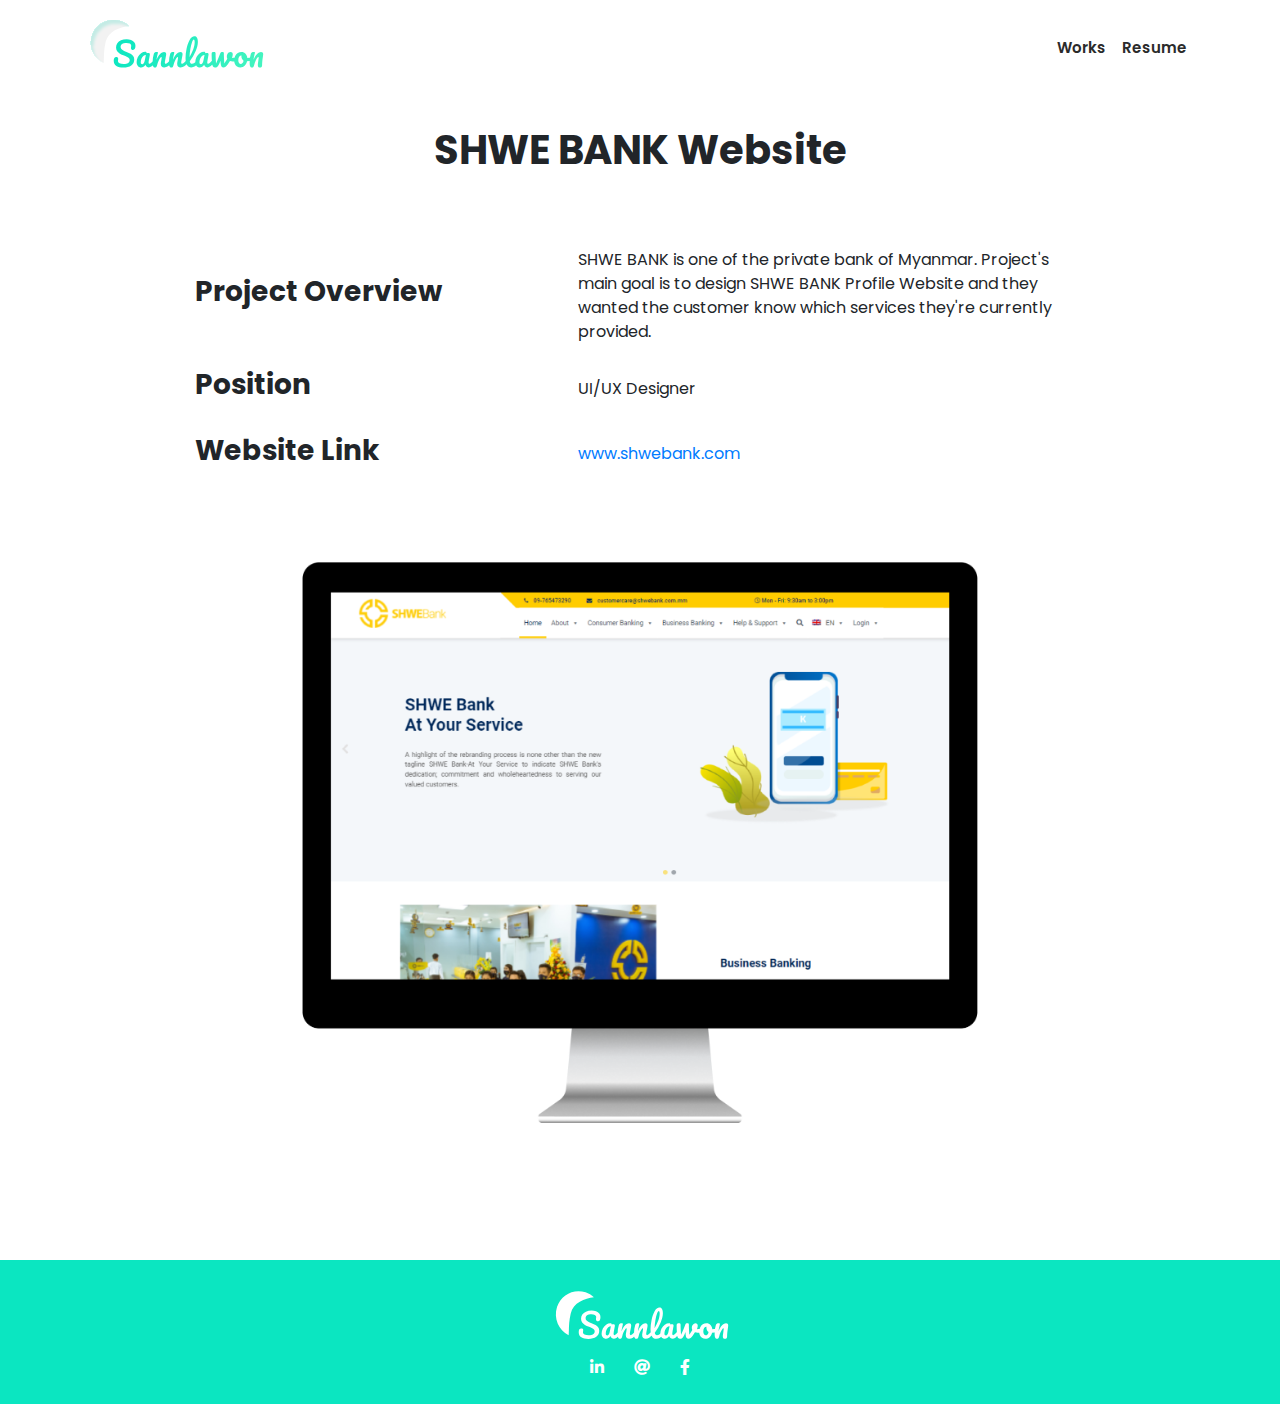
<file: shwe_bank.html>
<!DOCTYPE html>
<html lang="en">
<head>
    <meta charset="UTF-8">
    <meta http-equiv="X-UA-Compatible" content="IE=edge">
    <meta name="viewport" content="width=device-width, initial-scale=1.0">
    <title>sannlawon_porfolio</title>
    <link rel="stylesheet" href="plugin/bootstrap-4.6.1-dist/css/bootstrap.min.css">
    <link rel="stylesheet" href="plugin/fontawesome-free-5.15.4-web/css/all.min.css">
    <link rel="stylesheet" href="plugin/imagehover.css-master/css/imagehover.css">
    <link rel="stylesheet" href="style.css">
    <link rel="shortcut icon" href="img/favicon.svg" type="image/x-icon">
</head>
<body data-spy="scroll" data-target="#navbar-collapse-toggle" data-offset="98">
    <!-- End Preload -->
    <div id="loading">
        <div class="load-circle"><span class="one"></span></div>
    </div>
    <!-- End Preload -->
    <!-- Header -->
    <header>
        <nav class="navbar navbar-expand-lg navbar-light">
            <div class="container container-large">
                <a href="index.html" title="" class="navbar-brand logo">
                    <img src="img/logo.svg" class="" alt="no-img" title="">
                </a>
                <button class="navbar-toggler" type="button" data-toggle="collapse" data-target="#navbar-collapse-toggle" aria-controls="navbarNavAltMarkup" aria-expanded="false" aria-label="Toggle navigation">
                    <span class="navbar-toggler-icon"></span>
                </button>
                <div class="navbar-collapse justify-content-end collapse" id="navbar-collapse-toggle">
                    <ul class="nav navbar-nav">
                        <li><a class="nav-link" href="index.html#work">Works</a></li>
                        <!-- <li><a class="nav-link active" href="#about">About</a></li> -->
                        <li><a class="nav-link" href="my_cv.pdf" download>Resume</a></li>
                    </ul>
                </div>
            </div>
          </nav>
    </header>
    <!-- Header End -->  
    
    <section>
        <div class="container project_section">
            <h1 class="work-title text-center" style="margin-bottom: 50px;">SHWE BANK Website</h1>
            <div class="row">
                <div class="col-10 img_md_reverse">
                    <div class="d-flex align-items-center justify-content-between my-4 text_md_align">
                        <h3 class="title_size col-lg-4 col-12" style="font-weight: bold;">Project Overview</h3>
                        <p class="body_size col-lg-7 col-12" style="margin:0px;">SHWE BANK is one of the private bank of Myanmar. Project's main goal is to design SHWE BANK Profile Website and they wanted the customer know which services they're currently provided.</p>
                    </div>
                    <div class="d-flex align-items-center justify-content-between my-4 text_md_align">
                        <h3 class="title_size col-lg-4 col-12" style="font-weight: bold;">Position</h3>
                        <p class="body_size col-lg-7 col-12" style="margin:0px;">UI/UX Designer</p>
                    </div>
                    <div class="d-flex align-items-center justify-content-between my-4 text_md_align">
                        <h3 class="title_size col-lg-4 col-12" style="font-weight: bold;">Website Link</h3>
                        <p class="body_size col-lg-7 col-12" style="margin:0px;"><a href="https://www.shwebank.com/">www.shwebank.com</a></p>
                    </div>
                    <div class="work_img">
                        <img src="img/Shwebank_MockUp.png" class="col-12" alt="">
                    </div>
                </div>
            </div>
        </div>
    </section>

    <footer style="background-color: #0BE6C1;">
        <div class="text-center py-4">
            <img src="img/logo-white.svg" alt="">
            <div class="d-flex align-items-center justify-content-center">
                <a href="https://www.linkedin.com/in/sann-lawon/" class="contact-icon-footer"><i class="fab fa-linkedin-in"></i></a>
                <a href="mailto:lawonsann97@gmail.com" class="contact-icon-footer"><i class="fas fa-at"></i></a>
                <a href="https://www.facebook.com/sann.lawon.98" class="contact-icon-footer"><i class="fab fa-facebook-f"></i></a>
            </div>
        </div>
    </footer>
</body>

<script src="plugin/bootstrap-4.6.1-dist/js/bootstrap.min.js"></script>
<script src="https://code.jquery.com/jquery-3.2.1.slim.min.js"></script>
<script src="https://cdnjs.cloudflare.com/ajax/libs/popper.js/1.12.9/umd/popper.min.js"></script>
<script src="https://maxcdn.bootstrapcdn.com/bootstrap/4.0.0/js/bootstrap.min.js"></script>
</html>
</file>
<file: plugin/imagehover.css-master/css/imagehover.css>
@charset "UTF-8";
/*!
 * ImageHover.css - http://www.imagehover.io
 * Version 2.0
 * Author: Ciarán Walsh

 * Made available under a MIT License:
 * http://www.opensource.org/licenses/mit-license.php

 */
[class^="imghvr-"],
[class*=" imghvr-"] {
    position: relative;
    display: inline-block;
    margin: 0;
    max-width: 100%;
    background-color: #efefef;
    color: #fff;
    overflow: hidden;
    -webkit-backface-visibility: hidden;
    backface-visibility: hidden;
    -moz-osx-font-smoothing: grayscale;
    -webkit-transform: translateZ(0);
            transform: translateZ(0);
}

[class^="imghvr-"] > img,
[class*=" imghvr-"] > img {
    vertical-align: top;
    max-width: 100%;
}

[class^="imghvr-"] figcaption,
[class*=" imghvr-"] figcaption {
    background-color: #00000090;
    padding: 30px;
    position: absolute;
    top: 0;
    bottom: 0;
    left: 0;
    right: 0;
    color: #ffffff;
}

[class^="imghvr-"] figcaption h1,
[class^="imghvr-"] figcaption h2,
[class^="imghvr-"] figcaption h3,
[class^="imghvr-"] figcaption h4,
[class^="imghvr-"] figcaption h5,
[class^="imghvr-"] figcaption h6,
[class*=" imghvr-"] figcaption h1,
[class*=" imghvr-"] figcaption h2,
[class*=" imghvr-"] figcaption h3,
[class*=" imghvr-"] figcaption h4,
[class*=" imghvr-"] figcaption h5,
[class*=" imghvr-"] figcaption h6 {
    color: #ffffff;
}

[class^="imghvr-"] a,
[class*=" imghvr-"] a {
    position: absolute;
    top: 0;
    bottom: 0;
    left: 0;
    right: 0;
    z-index: 1;
}

[class^="imghvr-"],
[class*=" imghvr-"],
[class^="imghvr-"]:before,
[class^="imghvr-"]:after,
[class*=" imghvr-"]:before,
[class*=" imghvr-"]:after,
[class^="imghvr-"] *,
[class*=" imghvr-"] *,
[class^="imghvr-"] *:before,
[class^="imghvr-"] *:after,
[class*=" imghvr-"] *:before,
[class*=" imghvr-"] *:after {
    box-sizing: border-box;
    transition: all 0.35s ease;
}

/* imghvr-fade-*
   ----------------------------- */
[class^="imghvr-fade"] figcaption,
[class*=" imghvr-fade"] figcaption {
    opacity: 0;
}

[class^="imghvr-fade"]:hover figcaption,
[class*=" imghvr-fade"]:hover figcaption {
    opacity: 1;
}

[class^="imghvr-fade"]:hover > img,
[class^="imghvr-fade"]:hover figcaption,
[class*=" imghvr-fade"]:hover > img,
[class*=" imghvr-fade"]:hover figcaption {
    -webkit-transform: translate(0, 0);
            transform: translate(0, 0);
}

/* imghvr-fade
   ----------------------------- */
/* imghvr-fade-in-up
   ----------------------------- */
.imghvr-fade-in-up figcaption {
    -webkit-transform: translate(0, 15%);
            transform: translate(0, 15%);
}

/* imghvr-fade-in-down
   ----------------------------- */
.imghvr-fade-in-down figcaption {
    -webkit-transform: translate(0, -15%);
            transform: translate(0, -15%);
}

/* imghvr-fade-in-left
   ----------------------------- */
.imghvr-fade-in-left figcaption {
    -webkit-transform: translate(-15%, 0);
            transform: translate(-15%, 0);
}

/* imghvr-fade-in-right
   ----------------------------- */
.imghvr-fade-in-right figcaption {
    -webkit-transform: translate(15%, 0);
            transform: translate(15%, 0);
}

/* imghvr-push-*
   ----------------------------- */
[class^="imghvr-push-"]:hover figcaption,
[class*=" imghvr-push-"]:hover figcaption {
    -webkit-transform: translate(0, 0);
            transform: translate(0, 0);
}

/* imghvr-push-up
   ----------------------------- */
.imghvr-push-up figcaption {
    -webkit-transform: translateY(100%);
            transform: translateY(100%);
}

.imghvr-push-up:hover > img {
    -webkit-transform: translateY(-100%);
            transform: translateY(-100%);
}

/* imghvr-push-down
   ----------------------------- */
.imghvr-push-down figcaption {
    -webkit-transform: translateY(-100%);
            transform: translateY(-100%);
}

.imghvr-push-down:hover > img {
    -webkit-transform: translateY(100%);
            transform: translateY(100%);
}

/* imghvr-push-left
   ----------------------------- */
.imghvr-push-left figcaption {
    -webkit-transform: translateX(100%);
            transform: translateX(100%);
}

.imghvr-push-left:hover > img {
    -webkit-transform: translateX(-100%);
            transform: translateX(-100%);
}

/* imghvr-push--right
   ----------------------------- */
.imghvr-push-right figcaption {
    -webkit-transform: translateX(-100%);
            transform: translateX(-100%);
}

.imghvr-push-right:hover > img {
    -webkit-transform: translateX(100%);
            transform: translateX(100%);
}

/* imghvr-slide-*
   ----------------------------- */
[class^="imghvr-slide-"]:hover figcaption,
[class*=" imghvr-slide-"]:hover figcaption {
    -webkit-transform: translate(0, 0);
            transform: translate(0, 0);
}

/* imghvr-slide-up
   ----------------------------- */
.imghvr-slide-up figcaption {
    -webkit-transform: translateY(100%);
            transform: translateY(100%);
}

/* imghvr-slide-down
   ----------------------------- */
.imghvr-slide-down figcaption {
    -webkit-transform: translateY(-100%);
            transform: translateY(-100%);
}

/* imghvr-slide-left
   ----------------------------- */
.imghvr-slide-left figcaption {
    -webkit-transform: translateX(100%);
            transform: translateX(100%);
}

/* imghvr-slide-right
   ----------------------------- */
.imghvr-slide-right figcaption {
    -webkit-transform: translateX(-100%);
            transform: translateX(-100%);
}

/* imghvr-slide-top-left
   ----------------------------- */
.imghvr-slide-top-left figcaption {
    -webkit-transform: translate(-100%, -100%);
            transform: translate(-100%, -100%);
}

/* imghvr-slide-top-right
   ----------------------------- */
.imghvr-slide-top-right figcaption {
    -webkit-transform: translate(100%, -100%);
            transform: translate(100%, -100%);
}

/* imghvr-slide-bottom-left
   ----------------------------- */
.imghvr-slide-bottom-left figcaption {
    -webkit-transform: translate(-100%, 100%);
            transform: translate(-100%, 100%);
}

/* imghvr-slide-bottom-right
   ----------------------------- */
.imghvr-slide-bottom-right figcaption {
    -webkit-transform: translate(100%, 100%);
            transform: translate(100%, 100%);
}

/* imghvr-reveal-*
   ----------------------------- */
[class^="imghvr-reveal-"]:before,
[class*=" imghvr-reveal-"]:before {
    position: absolute;
    top: 0;
    bottom: 0;
    left: 0;
    right: 0;
    content: "";
    background-color: #135796;
}

[class^="imghvr-reveal-"] figcaption,
[class*=" imghvr-reveal-"] figcaption {
    opacity: 0;
}

[class^="imghvr-reveal-"]:hover:before,
[class*=" imghvr-reveal-"]:hover:before {
    -webkit-transform: translate(0, 0);
            transform: translate(0, 0);
}

[class^="imghvr-reveal-"]:hover figcaption,
[class*=" imghvr-reveal-"]:hover figcaption {
    opacity: 1;
    transition-delay: 0.21s;
}

/* imghvr-reveal-up
   ----------------------------- */
.imghvr-reveal-up:before {
    -webkit-transform: translateY(100%);
            transform: translateY(100%);
}

/* imghvr-reveal-down
   ----------------------------- */
.imghvr-reveal-down:before {
    -webkit-transform: translateY(-100%);
            transform: translateY(-100%);
}

/* imghvr-reveal-left
   ----------------------------- */
.imghvr-reveal-left:before {
    -webkit-transform: translateX(100%);
            transform: translateX(100%);
}

/* imghvr-reveal-right
   ----------------------------- */
.imghvr-reveal-right:before {
    -webkit-transform: translateX(-100%);
            transform: translateX(-100%);
}

/* imghvr-reveal-top-left
   ----------------------------- */
.imghvr-reveal-top-left:before {
    -webkit-transform: translate(-100%, -100%);
            transform: translate(-100%, -100%);
}

/* imghvr-reveal-top-right
   ----------------------------- */
.imghvr-reveal-top-right:before {
    -webkit-transform: translate(100%, -100%);
            transform: translate(100%, -100%);
}

/* imghvr-reveal-bottom-left
   ----------------------------- */
.imghvr-reveal-bottom-left:before {
    -webkit-transform: translate(-100%, 100%);
            transform: translate(-100%, 100%);
}

/* imghvr-reveal-bottom-right
   ----------------------------- */
.imghvr-reveal-bottom-right:before {
    -webkit-transform: translate(100%, 100%);
            transform: translate(100%, 100%);
}

/* imghvr-hinge-*
   ----------------------------- */
[class^="imghvr-hinge-"],
[class*=" imghvr-hinge-"] {
    -webkit-perspective: 50em;
            perspective: 50em;
}

[class^="imghvr-hinge-"] figcaption,
[class*=" imghvr-hinge-"] figcaption {
    opacity: 0;
    z-index: 1;
}

[class^="imghvr-hinge-"]:hover img,
[class*=" imghvr-hinge-"]:hover img {
    opacity: 0;
}

[class^="imghvr-hinge-"]:hover figcaption,
[class*=" imghvr-hinge-"]:hover figcaption {
    opacity: 1;
    transition-delay: 0.21s;
}

/* imghvr-hinge-up
   ----------------------------- */
.imghvr-hinge-up img {
    -webkit-transform-origin: 50% 0%;
            transform-origin: 50% 0%;
}

.imghvr-hinge-up figcaption {
    -webkit-transform: rotateX(90deg);
            transform: rotateX(90deg);
    -webkit-transform-origin: 50% 100%;
            transform-origin: 50% 100%;
}

.imghvr-hinge-up:hover > img {
    -webkit-transform: rotateX(-90deg);
            transform: rotateX(-90deg);
}

.imghvr-hinge-up:hover figcaption {
    -webkit-transform: rotateX(0);
            transform: rotateX(0);
}

/* imghvr-hinge-down
   ----------------------------- */
.imghvr-hinge-down img {
    -webkit-transform-origin: 50% 100%;
            transform-origin: 50% 100%;
}

.imghvr-hinge-down figcaption {
    -webkit-transform: rotateX(-90deg);
            transform: rotateX(-90deg);
    -webkit-transform-origin: 50% -50%;
            transform-origin: 50% -50%;
}

.imghvr-hinge-down:hover > img {
    -webkit-transform: rotateX(90deg);
            transform: rotateX(90deg);
    opacity: 0;
}

.imghvr-hinge-down:hover figcaption {
    -webkit-transform: rotateX(0);
            transform: rotateX(0);
}

/* imghvr-hinge-left
   ----------------------------- */
.imghvr-hinge-left img {
    -webkit-transform-origin: 0% 50%;
            transform-origin: 0% 50%;
}

.imghvr-hinge-left figcaption {
    -webkit-transform: rotateY(-90deg);
            transform: rotateY(-90deg);
    -webkit-transform-origin: 100% 50%;
            transform-origin: 100% 50%;
}

.imghvr-hinge-left:hover > img {
    -webkit-transform: rotateY(90deg);
            transform: rotateY(90deg);
}

.imghvr-hinge-left:hover figcaption {
    -webkit-transform: rotateY(0);
            transform: rotateY(0);
}

/* imghvr-hinge-right
   ----------------------------- */
.imghvr-hinge-right img {
    -webkit-transform-origin: 100% 50%;
            transform-origin: 100% 50%;
}

.imghvr-hinge-right figcaption {
    -webkit-transform: rotateY(90deg);
            transform: rotateY(90deg);
    -webkit-transform-origin: 0 50%;
            transform-origin: 0 50%;
}

.imghvr-hinge-right:hover > img {
    -webkit-transform: rotateY(-90deg);
            transform: rotateY(-90deg);
}

.imghvr-hinge-right:hover figcaption {
    -webkit-transform: rotateY(0);
            transform: rotateY(0);
}

/* imghvr-flip-*
   ----------------------------- */
[class^="imghvr-flip-"],
[class*=" imghvr-flip-"] {
    -webkit-perspective: 50em;
            perspective: 50em;
}

[class^="imghvr-flip-"] img,
[class*=" imghvr-flip-"] img {
    -webkit-backface-visibility: hidden;
            backface-visibility: hidden;
}

[class^="imghvr-flip-"] figcaption,
[class*=" imghvr-flip-"] figcaption {
    opacity: 0;
}

[class^="imghvr-flip-"]:hover > img,
[class*=" imghvr-flip-"]:hover > img {
    opacity: 0;
}

[class^="imghvr-flip-"]:hover figcaption,
[class*=" imghvr-flip-"]:hover figcaption {
    opacity: 1;
    transition-delay: 0.14s;
}

/* imghvr-flip-horiz
   ----------------------------- */
.imghvr-flip-horiz figcaption {
    -webkit-transform: rotateX(90deg);
            transform: rotateX(90deg);
    -webkit-transform-origin: 0% 50%;
            transform-origin: 0% 50%;
}

.imghvr-flip-horiz:hover img {
    -webkit-transform: rotateX(-180deg);
            transform: rotateX(-180deg);
}

.imghvr-flip-horiz:hover figcaption {
    -webkit-transform: rotateX(0deg);
            transform: rotateX(0deg);
}

/* imghvr-flip-vert
   ----------------------------- */
.imghvr-flip-vert figcaption {
    -webkit-transform: rotateY(90deg);
            transform: rotateY(90deg);
    -webkit-transform-origin: 50% 0%;
            transform-origin: 50% 0%;
}

.imghvr-flip-vert:hover > img {
    -webkit-transform: rotateY(-180deg);
            transform: rotateY(-180deg);
}

.imghvr-flip-vert:hover figcaption {
    -webkit-transform: rotateY(0deg);
            transform: rotateY(0deg);
}

/* imghvr-flip-diag-1
   ----------------------------- */
.imghvr-flip-diag-1 figcaption {
    -webkit-transform: rotate3d(1, -1, 0, 100deg);
            transform: rotate3d(1, -1, 0, 100deg);
}

.imghvr-flip-diag-1:hover > img {
    -webkit-transform: rotate3d(-1, 1, 0, 100deg);
            transform: rotate3d(-1, 1, 0, 100deg);
}

.imghvr-flip-diag-1:hover figcaption {
    -webkit-transform: rotate3d(0, 0, 0, 0deg);
            transform: rotate3d(0, 0, 0, 0deg);
}

/* imghvr-flip-diag-2
   ----------------------------- */
.imghvr-flip-diag-2 figcaption {
    -webkit-transform: rotate3d(1, 1, 0, 100deg);
            transform: rotate3d(1, 1, 0, 100deg);
}

.imghvr-flip-diag-2:hover > img {
    -webkit-transform: rotate3d(-1, -1, 0, 100deg);
            transform: rotate3d(-1, -1, 0, 100deg);
}

.imghvr-flip-diag-2:hover figcaption {
    -webkit-transform: rotate3d(0, 0, 0, 0deg);
            transform: rotate3d(0, 0, 0, 0deg);
}

/* imghvr-shutter-out-*
   ----------------------------- */
[class^="imghvr-shutter-out-"]:before,
[class*=" imghvr-shutter-out-"]:before {
    background: #135796;
    position: absolute;
    content: "";
    transition-delay: 0.105s;
}

[class^="imghvr-shutter-out-"] figcaption,
[class*=" imghvr-shutter-out-"] figcaption {
    opacity: 0;
    transition-delay: 0s;
}

[class^="imghvr-shutter-out-"]:hover:before,
[class*=" imghvr-shutter-out-"]:hover:before {
    transition-delay: 0s;
}

[class^="imghvr-shutter-out-"]:hover figcaption,
[class*=" imghvr-shutter-out-"]:hover figcaption {
    opacity: 1;
    transition-delay: 0.105s;
}

/* imghvr-shutter-out-horiz
   ----------------------------- */
.imghvr-shutter-out-horiz:before {
    left: 50%;
    right: 50%;
    top: 0;
    bottom: 0;
}

.imghvr-shutter-out-horiz:hover:before {
    left: 0;
    right: 0;
}

/* imghvr-shutter-out-vert
   ----------------------------- */
.imghvr-shutter-out-vert:before {
    top: 50%;
    bottom: 50%;
    left: 0;
    right: 0;
}

.imghvr-shutter-out-vert:hover:before {
    top: 0;
    bottom: 0;
}

/* imghvr-shutter-out-diag-1
   ----------------------------- */
.imghvr-shutter-out-diag-1:before {
    top: 50%;
    bottom: 50%;
    left: -35%;
    right: -35%;
    -webkit-transform: rotate(45deg);
            transform: rotate(45deg);
}

.imghvr-shutter-out-diag-1:hover:before {
    top: -35%;
    bottom: -35%;
}

/* imghvr-shutter-out-diag-2
   ----------------------------- */
.imghvr-shutter-out-diag-2:before {
    top: 50%;
    bottom: 50%;
    left: -35%;
    right: -35%;
    -webkit-transform: rotate(-45deg);
            transform: rotate(-45deg);
}

.imghvr-shutter-out-diag-2:hover:before {
    top: -35%;
    bottom: -35%;
}

/* imghvr-shutter-in-*
   ----------------------------- */
[class^="imghvr-shutter-in-"]:after, [class^="imghvr-shutter-in-"]:before,
[class*=" imghvr-shutter-in-"]:after,
[class*=" imghvr-shutter-in-"]:before {
    background: #135796;
    position: absolute;
    content: "";
}

[class^="imghvr-shutter-in-"]:after,
[class*=" imghvr-shutter-in-"]:after {
    top: 0;
    left: 0;
}

[class^="imghvr-shutter-in-"]:before,
[class*=" imghvr-shutter-in-"]:before {
    right: 0;
    bottom: 0;
}

[class^="imghvr-shutter-in-"] figcaption,
[class*=" imghvr-shutter-in-"] figcaption {
    opacity: 0;
    z-index: 1;
}

[class^="imghvr-shutter-in-"]:hover figcaption,
[class*=" imghvr-shutter-in-"]:hover figcaption {
    opacity: 1;
    transition-delay: 0.21s;
}

/* imghvr-shutter-in-horiz
   ----------------------------- */
.imghvr-shutter-in-horiz:after, .imghvr-shutter-in-horiz:before {
    width: 0;
    height: 100%;
}

.imghvr-shutter-in-horiz:hover:after, .imghvr-shutter-in-horiz:hover:before {
    width: 50%;
}

/* imghvr-shutter-in-vert
   ----------------------------- */
.imghvr-shutter-in-vert:after, .imghvr-shutter-in-vert:before {
    height: 0;
    width: 100%;
}

.imghvr-shutter-in-vert:hover:after, .imghvr-shutter-in-vert:hover:before {
    height: 50%;
}

/* imghvr-shutter-in-out-horiz
   ----------------------------- */
.imghvr-shutter-in-out-horiz:after, .imghvr-shutter-in-out-horiz:before {
    width: 0;
    height: 100%;
    opacity: 0.75;
}

.imghvr-shutter-in-out-horiz:hover:after, .imghvr-shutter-in-out-horiz:hover:before {
    width: 100%;
}

/* imghvr-shutter-in-out-vert
   ----------------------------- */
.imghvr-shutter-in-out-vert:after, .imghvr-shutter-in-out-vert:before {
    height: 0;
    width: 100%;
    opacity: 0.75;
}

.imghvr-shutter-in-out-vert:hover:after, .imghvr-shutter-in-out-vert:hover:before {
    height: 100%;
}

/* imghvr-shutter-in-out-diag-1
   ----------------------------- */
.imghvr-shutter-in-out-diag-1:after, .imghvr-shutter-in-out-diag-1:before {
    width: 200%;
    height: 200%;
    transition: all 0.6s ease;
    opacity: 0.75;
}

.imghvr-shutter-in-out-diag-1:after {
    -webkit-transform: skew(-45deg) translateX(-150%);
            transform: skew(-45deg) translateX(-150%);
}

.imghvr-shutter-in-out-diag-1:before {
    -webkit-transform: skew(-45deg) translateX(150%);
            transform: skew(-45deg) translateX(150%);
}

.imghvr-shutter-in-out-diag-1:hover:after {
    -webkit-transform: skew(-45deg) translateX(-50%);
            transform: skew(-45deg) translateX(-50%);
}

.imghvr-shutter-in-out-diag-1:hover:before {
    -webkit-transform: skew(-45deg) translateX(50%);
            transform: skew(-45deg) translateX(50%);
}

/* imghvr-shutter-in-out-diag-2
   ----------------------------- */
.imghvr-shutter-in-out-diag-2:after, .imghvr-shutter-in-out-diag-2:before {
    width: 200%;
    height: 200%;
    transition: all 0.6s ease;
    opacity: 0.75;
}

.imghvr-shutter-in-out-diag-2:after {
    -webkit-transform: skew(45deg) translateX(-100%);
            transform: skew(45deg) translateX(-100%);
}

.imghvr-shutter-in-out-diag-2:before {
    -webkit-transform: skew(45deg) translateX(100%);
            transform: skew(45deg) translateX(100%);
}

.imghvr-shutter-in-out-diag-2:hover:after {
    -webkit-transform: skew(45deg) translateX(0%);
            transform: skew(45deg) translateX(0%);
}

.imghvr-shutter-in-out-diag-2:hover:before {
    -webkit-transform: skew(45deg) translateX(0%);
            transform: skew(45deg) translateX(0%);
}

/* imghvr-switch-*
   ----------------------------- */
[class^='imghvr-switch-'] > img,
[class^='imghvr-switch-'] figcaption,
[class*=' imghvr-switch-'] > img,
[class*=' imghvr-switch-'] figcaption {
    transition-timing-function: cubic-bezier(0.645, 0.045, 0.355, 1);
}

[class^='imghvr-switch-']:hover figcaption,
[class*=' imghvr-switch-']:hover figcaption {
    -webkit-transform: translate(0, 0);
            transform: translate(0, 0);
}

/* imghvr-switch-up
   ----------------------------- */
.imghvr-switch-up figcaption {
    -webkit-transform: translateY(100%);
            transform: translateY(100%);
}

.imghvr-switch-up:hover > img {
    -webkit-transform: translateY(100%);
            transform: translateY(100%);
}

/* imghvr-switch-down
   ----------------------------- */
.imghvr-switch-down figcaption {
    -webkit-transform: translateY(-100%);
            transform: translateY(-100%);
}

.imghvr-switch-down:hover > img {
    -webkit-transform: translateY(-100%);
            transform: translateY(-100%);
}

/* imghvr-switch-left
   ----------------------------- */
.imghvr-switch-left figcaption {
    -webkit-transform: translateX(100%);
            transform: translateX(100%);
}

.imghvr-switch-left:hover > img {
    -webkit-transform: translateX(100%);
            transform: translateX(100%);
}

/* imghvr-switch-right
   ----------------------------- */
.imghvr-switch-right figcaption {
    -webkit-transform: translateX(-100%);
            transform: translateX(-100%);
}

.imghvr-switch-right:hover > img {
    -webkit-transform: translateX(-100%);
            transform: translateX(-100%);
}

/* imghvr-pivot-in*
   ----------------------------- */
[class^='imghvr-pivot-in'] figcaption,
[class*=' imghvr-pivot-in'] figcaption {
    background-color: #135796;
}

[class^='imghvr-pivot-in']:hover figcaption,
[class*=' imghvr-pivot-in']:hover figcaption {
    -webkit-transform: rotate(0deg);
            transform: rotate(0deg);
}

/* imghvr-pivot-in-top-left*
   ----------------------------- */
.imghvr-pivot-in-top-left figcaption {
    -webkit-transform: rotate(90deg);
            transform: rotate(90deg);
    -webkit-transform-origin: 0 0;
            transform-origin: 0 0;
}

/* imghvr-pivot-in-top-right*
   ----------------------------- */
.imghvr-pivot-in-top-right figcaption {
    -webkit-transform: rotate(-90deg);
            transform: rotate(-90deg);
    -webkit-transform-origin: 100% 0;
            transform-origin: 100% 0;
}

/* imghvr-pivot-in-bottom-left*
   ----------------------------- */
.imghvr-pivot-in-bottom-left figcaption {
    -webkit-transform: rotate(-90deg);
            transform: rotate(-90deg);
    -webkit-transform-origin: 0 100%;
            transform-origin: 0 100%;
}

/* imghvr-pivot-in-bottom-right*
   ----------------------------- */
.imghvr-pivot-in-bottom-right figcaption {
    -webkit-transform: rotate(90deg);
            transform: rotate(90deg);
    -webkit-transform-origin: 100% 100%;
            transform-origin: 100% 100%;
}

/* imghvr-pivot-out-*
   ----------------------------- */
[class^='imghvr-pivot-out'] > img,
[class*=' imghvr-pivot-out'] > img {
    -webkit-transform: rotate(0deg);
            transform: rotate(0deg);
}

[class^='imghvr-pivot-out'] figcaption,
[class*=' imghvr-pivot-out'] figcaption {
    background-color: #135796;
    z-index: -1;
}

/* imghvr-pivot-out-top-left*
   ----------------------------- */
.imghvr-pivot-out-top-left > img {
    -webkit-transform-origin: 0 0;
            transform-origin: 0 0;
}

.imghvr-pivot-out-top-left:hover > img {
    -webkit-transform: rotate(90deg);
            transform: rotate(90deg);
}

/* imghvr-pivot-out-top-right*
   ----------------------------- */
.imghvr-pivot-out-top-right > img {
    -webkit-transform-origin: 100% 0;
            transform-origin: 100% 0;
}

.imghvr-pivot-out-top-right:hover > img {
    -webkit-transform: rotate(-90deg);
            transform: rotate(-90deg);
}

/* imghvr-pivot-out-bottom-left*
   ----------------------------- */
.imghvr-pivot-out-bottom-left > img {
    -webkit-transform-origin: 0 100%;
            transform-origin: 0 100%;
}

.imghvr-pivot-out-bottom-left:hover > img {
    -webkit-transform: rotate(-90deg);
            transform: rotate(-90deg);
}

/* imghvr-pivot-out-bottom-right*
   ----------------------------- */
.imghvr-pivot-out-bottom-right > img {
    -webkit-transform-origin: 100% 100%;
            transform-origin: 100% 100%;
}

.imghvr-pivot-out-bottom-right:hover > img {
    -webkit-transform: rotate(90deg);
            transform: rotate(90deg);
}

/* imghvr-fold*
   ----------------------------- */
[class^="imghvr-fold"],
[class*=" imghvr-fold"] {
    -webkit-perspective: 50em;
            perspective: 50em;
}

[class^="imghvr-fold"] img,
[class*=" imghvr-fold"] img {
    -webkit-transform-origin: 50% 0%;
            transform-origin: 50% 0%;
}

[class^="imghvr-fold"] figcaption,
[class*=" imghvr-fold"] figcaption {
    z-index: 1;
    opacity: 0;
}

[class^="imghvr-fold"]:hover > img,
[class*=" imghvr-fold"]:hover > img {
    opacity: 0;
    transition-delay: 0;
}

[class^="imghvr-fold"]:hover figcaption,
[class*=" imghvr-fold"]:hover figcaption {
    -webkit-transform: rotateX(0) translate3d(0, 0%, 0) scale(1);
            transform: rotateX(0) translate3d(0, 0%, 0) scale(1);
    opacity: 1;
    transition-delay: 0.21s;
}

/* imghvr-fold-up
   ----------------------------- */
.imghvr-fold-up > img {
    -webkit-transform-origin: 50% 0%;
            transform-origin: 50% 0%;
}

.imghvr-fold-up figcaption {
    -webkit-transform: rotateX(-90deg) translate3d(0%, -50%, 0) scale(0.6);
            transform: rotateX(-90deg) translate3d(0%, -50%, 0) scale(0.6);
    -webkit-transform-origin: 50% 100%;
            transform-origin: 50% 100%;
}

.imghvr-fold-up:hover > img {
    -webkit-transform: rotateX(90deg) scale(0.6) translateY(50%);
            transform: rotateX(90deg) scale(0.6) translateY(50%);
}

/* imghvr-fold-down
   ----------------------------- */
.imghvr-fold-down > img {
    -webkit-transform-origin: 50% 100%;
            transform-origin: 50% 100%;
}

.imghvr-fold-down figcaption {
    -webkit-transform: rotateX(90deg) translate3d(0%, 50%, 0) scale(0.6);
            transform: rotateX(90deg) translate3d(0%, 50%, 0) scale(0.6);
    -webkit-transform-origin: 50% 0%;
            transform-origin: 50% 0%;
}

.imghvr-fold-down:hover > img {
    -webkit-transform: rotateX(-90deg) scale(0.6) translateY(-50%);
            transform: rotateX(-90deg) scale(0.6) translateY(-50%);
}

/* imghvr-fold-left
   ----------------------------- */
.imghvr-fold-left > img {
    -webkit-transform-origin: 0% 50%;
            transform-origin: 0% 50%;
}

.imghvr-fold-left figcaption {
    -webkit-transform: rotateY(90deg) translate3d(-50%, 0%, 0) scale(0.6);
            transform: rotateY(90deg) translate3d(-50%, 0%, 0) scale(0.6);
    -webkit-transform-origin: 100% 50%;
            transform-origin: 100% 50%;
}

.imghvr-fold-left:hover > img {
    -webkit-transform: rotateY(-90deg) scale(0.6) translateX(50%);
            transform: rotateY(-90deg) scale(0.6) translateX(50%);
}

/* imghvr-fold-right
   ----------------------------- */
.imghvr-fold-right > img {
    -webkit-transform-origin: 100% 50%;
            transform-origin: 100% 50%;
}

.imghvr-fold-right figcaption {
    -webkit-transform: rotateY(-90deg) translate3d(50%, 0%, 0) scale(0.6);
            transform: rotateY(-90deg) translate3d(50%, 0%, 0) scale(0.6);
    -webkit-transform-origin: 0 50%;
            transform-origin: 0 50%;
}

.imghvr-fold-right:hover > img {
    -webkit-transform: rotateY(90deg) scale(0.6) translateX(-50%);
            transform: rotateY(90deg) scale(0.6) translateX(-50%);
}

/* imghvr-zoom-in
   ----------------------------- */
.imghvr-zoom-in figcaption {
    opacity: 0;
    -webkit-transform: scale(0.5);
            transform: scale(0.5);
}

.imghvr-zoom-in:hover figcaption {
    -webkit-transform: scale(1);
            transform: scale(1);
    opacity: 1;
}

/* imghvr-zoom-out*
   ----------------------------- */
[class^="imghvr-zoom-out"] figcaption,
[class*=" imghvr-zoom-out"] figcaption {
    -webkit-transform: scale(0.5);
            transform: scale(0.5);
    -webkit-transform-origin: 50% 50%;
            transform-origin: 50% 50%;
    opacity: 0;
}

[class^="imghvr-zoom-out"]:hover figcaption, [class^="imghvr-zoom-out"].hover figcaption,
[class*=" imghvr-zoom-out"]:hover figcaption,
[class*=" imghvr-zoom-out"].hover figcaption {
    -webkit-transform: scale(1);
            transform: scale(1);
    opacity: 1;
    transition-delay: 0.35s;
}

/* imghvr-zoom-out
   ----------------------------- */
.imghvr-zoom-out:hover > img {
    -webkit-transform: scale(0.5);
            transform: scale(0.5);
    opacity: 0;
}

/* imghvr-zoom-out-up
   ----------------------------- */
.imghvr-zoom-out-up:hover > img, .imghvr-zoom-out-up.hover > img {
    -webkit-animation: imghvr-zoom-out-up 0.4025s linear;
            animation: imghvr-zoom-out-up 0.4025s linear;
    -webkit-animation-iteration-count: 1;
            animation-iteration-count: 1;
    -webkit-animation-fill-mode: forwards;
            animation-fill-mode: forwards;
}

@-webkit-keyframes imghvr-zoom-out-up {
    50% {
        -webkit-transform: scale(0.8) translateY(0%);
                transform: scale(0.8) translateY(0%);
        opacity: 0.5;
    }
    100% {
        -webkit-transform: scale(0.8) translateY(-150%);
                transform: scale(0.8) translateY(-150%);
        opacity: 0.5;
    }
}

@keyframes imghvr-zoom-out-up {
    50% {
        -webkit-transform: scale(0.8) translateY(0%);
                transform: scale(0.8) translateY(0%);
        opacity: 0.5;
    }
    100% {
        -webkit-transform: scale(0.8) translateY(-150%);
                transform: scale(0.8) translateY(-150%);
        opacity: 0.5;
    }
}

/* imghvr-zoom-out-down
   ----------------------------- */
.imghvr-zoom-out-down:hover > img, .imghvr-zoom-out-down.hover > img {
    -webkit-animation: imghvr-zoom-out-down 0.4025s linear;
            animation: imghvr-zoom-out-down 0.4025s linear;
    -webkit-animation-iteration-count: 1;
            animation-iteration-count: 1;
    -webkit-animation-fill-mode: forwards;
            animation-fill-mode: forwards;
}

@-webkit-keyframes imghvr-zoom-out-down {
    50% {
        -webkit-transform: scale(0.8) translateY(0%);
                transform: scale(0.8) translateY(0%);
        opacity: 0.5;
    }
    100% {
        -webkit-transform: scale(0.8) translateY(150%);
                transform: scale(0.8) translateY(150%);
        opacity: 0.5;
    }
}

@keyframes imghvr-zoom-out-down {
    50% {
        -webkit-transform: scale(0.8) translateY(0%);
                transform: scale(0.8) translateY(0%);
        opacity: 0.5;
    }
    100% {
        -webkit-transform: scale(0.8) translateY(150%);
                transform: scale(0.8) translateY(150%);
        opacity: 0.5;
    }
}

/* imghvr-zoom-out-left
   ----------------------------- */
.imghvr-zoom-out-left:hover > img, .imghvr-zoom-out-left.hover > img {
    -webkit-animation: imghvr-zoom-out-left 0.4025s linear;
            animation: imghvr-zoom-out-left 0.4025s linear;
    -webkit-animation-iteration-count: 1;
            animation-iteration-count: 1;
    -webkit-animation-fill-mode: forwards;
            animation-fill-mode: forwards;
}

@-webkit-keyframes imghvr-zoom-out-left {
    50% {
        -webkit-transform: scale(0.8) translateX(0%);
                transform: scale(0.8) translateX(0%);
        opacity: 0.5;
    }
    100% {
        -webkit-transform: scale(0.8) translateX(-150%);
                transform: scale(0.8) translateX(-150%);
        opacity: 0.5;
    }
}

@keyframes imghvr-zoom-out-left {
    50% {
        -webkit-transform: scale(0.8) translateX(0%);
                transform: scale(0.8) translateX(0%);
        opacity: 0.5;
    }
    100% {
        -webkit-transform: scale(0.8) translateX(-150%);
                transform: scale(0.8) translateX(-150%);
        opacity: 0.5;
    }
}

/* imghvr-zoom-out-right
   ----------------------------- */
.imghvr-zoom-out-right:hover > img, .imghvr-zoom-out-right.hover > img {
    -webkit-animation: imghvr-zoom-out-right 0.4025s linear;
            animation: imghvr-zoom-out-right 0.4025s linear;
    -webkit-animation-iteration-count: 1;
            animation-iteration-count: 1;
    -webkit-animation-fill-mode: forwards;
            animation-fill-mode: forwards;
}

@-webkit-keyframes imghvr-zoom-out-right {
    50% {
        -webkit-transform: scale(0.8) translateX(0%);
                transform: scale(0.8) translateX(0%);
        opacity: 0.5;
    }
    100% {
        -webkit-transform: scale(0.8) translateX(150%);
                transform: scale(0.8) translateX(150%);
        opacity: 0.5;
    }
}

@keyframes imghvr-zoom-out-right {
    50% {
        -webkit-transform: scale(0.8) translateX(0%);
                transform: scale(0.8) translateX(0%);
        opacity: 0.5;
    }
    100% {
        -webkit-transform: scale(0.8) translateX(150%);
                transform: scale(0.8) translateX(150%);
        opacity: 0.5;
    }
}

/* imghvr-zoom-out-flip-horiz
   ----------------------------- */
.imghvr-zoom-out-flip-horiz {
    -webkit-perspective: 50em;
            perspective: 50em;
}

.imghvr-zoom-out-flip-horiz figcaption {
    opacity: 0;
    -webkit-transform: rotateX(90deg) translateY(-100%) scale(0.5);
            transform: rotateX(90deg) translateY(-100%) scale(0.5);
}

.imghvr-zoom-out-flip-horiz:hover > img, .imghvr-zoom-out-flip-horiz.hover > img {
    -webkit-transform: rotateX(-100deg) translateY(50%) scale(0.5);
            transform: rotateX(-100deg) translateY(50%) scale(0.5);
    opacity: 0;
    transition-delay: 0;
}

.imghvr-zoom-out-flip-horiz:hover figcaption, .imghvr-zoom-out-flip-horiz.hover figcaption {
    -webkit-transform: rotateX(0) translateY(0%) scale(1);
            transform: rotateX(0) translateY(0%) scale(1);
    opacity: 1;
    transition-delay: 0.35s;
}

/* imghvr-zoom-out-flip-vert
   ----------------------------- */
.imghvr-zoom-out-flip-vert {
    -webkit-perspective: 50em;
            perspective: 50em;
}

.imghvr-zoom-out-flip-vert figcaption {
    opacity: 0;
    -webkit-transform: rotateY(90deg) translate(50%, 0) scale(0.5);
            transform: rotateY(90deg) translate(50%, 0) scale(0.5);
}

.imghvr-zoom-out-flip-vert:hover > img, .imghvr-zoom-out-flip-vert.hover > img {
    -webkit-transform: rotateY(-100deg) translateX(50%) scale(0.5);
            transform: rotateY(-100deg) translateX(50%) scale(0.5);
    opacity: 0;
    transition-delay: 0;
}

.imghvr-zoom-out-flip-vert:hover figcaption, .imghvr-zoom-out-flip-vert.hover figcaption {
    -webkit-transform: rotateY(0) translate(0, 0) scale(1);
            transform: rotateY(0) translate(0, 0) scale(1);
    opacity: 1;
    transition-delay: 0.35s;
}

/* imghvr-blur
   ----------------------------- */
.imghvr-blur figcaption {
    opacity: 0;
}

.imghvr-blur:hover > img {
    -webkit-filter: blur(30px);
            filter: blur(30px);
    -webkit-transform: scale(1.2);
            transform: scale(1.2);
    opacity: 0;
}

.imghvr-blur:hover figcaption {
    opacity: 1;
    transition-delay: 0.21s;
}

/* imghvr-fall-away-*
   ----------------------------- */
[class^='imghvr-fall-away-'],
[class*=' imghvr-fall-away-'] {
    -webkit-perspective: 50em;
            perspective: 50em;
}

[class^='imghvr-fall-away-'] img,
[class*=' imghvr-fall-away-'] img {
    -webkit-transform-origin: 50% 50%;
            transform-origin: 50% 50%;
    transition: all 0.455s ease-in;
}

[class^='imghvr-fall-away-'] figcaption,
[class*=' imghvr-fall-away-'] figcaption {
    opacity: 0;
    background-color: #135796;
}

[class^='imghvr-fall-away-']:hover img,
[class*=' imghvr-fall-away-']:hover img {
    opacity: 0;
}

[class^='imghvr-fall-away-']:hover figcaption,
[class*=' imghvr-fall-away-']:hover figcaption {
    opacity: 1;
    transition-delay: 0.455s;
}

/* imghvr-fall-away-horiz
   ----------------------------- */
.imghvr-fall-away-horiz:hover img {
    -webkit-transform: rotateX(-360deg) scale(0.2);
            transform: rotateX(-360deg) scale(0.2);
}

/* imghvr-fall-away-vert
   ----------------------------- */
.imghvr-fall-away-vert:hover img {
    -webkit-transform: rotateY(-360deg) scale(0.2);
            transform: rotateY(-360deg) scale(0.2);
}

/* imghvr-fall-away-cc
   ----------------------------- */
.imghvr-fall-away-cc:hover img {
    -webkit-transform: rotate(360deg) scale(0.2);
            transform: rotate(360deg) scale(0.2);
}

/* imghvr-fall-away-ccc
   ----------------------------- */
.imghvr-fall-away-ccc:hover img {
    -webkit-transform: rotate(-360deg) scale(0.2);
            transform: rotate(-360deg) scale(0.2);
}

/*# sourceMappingURL=imagehover.css.map */

/*# sourceMappingURL=imagehover.css.map */
</file>
<file: style.css>
@import url('https://fonts.googleapis.com/css2?family=Poppins:wght@100;200;300;400;600;700&family=Roboto:wght@100;300;400;700&display=swap');
*{
    font-family : 'Poppins', sans-serif;
    box-sizing: border-box;
    padding: 0;
    scroll-behavior: smooth;
}

.nav-link{
    color: #2b2b2b !important;
    font-weight: 600;
    font-size: 15px;
}
.nav-link:hover{
    color: #0BE6C1 !important;
}
.active{
    color: #0BE6C1 !important;
}

.navbar-toggler:hover{
    border: 1px solid #0BE6C1 !important;
    transform: scale(0.98);
}
#navbar-collapse-toggle{
    text-align: center;
}

section{
    margin-top: 30px;
    margin-bottom: 50px;
}
.pro_pic{
    width: 90%;
    border-radius: 5px;
    box-shadow: 5px 5px 4px #00000020;
}
.greeting{
    font-weight: bold;
    font-size: 35px;
    margin-bottom: 20px;
}
.contact-icon{
    margin: 0px 15px 0px 5px;
    color: #2b2b2b !important;
}
.contact-icon:hover{
    color: #0BE6C1 !important;
}

.work-title{
    font-weight: bold;
}
.project-title{
    width: 48%;
    padding: 0px;
    margin-bottom: 30px;
    text-align: center;
    display: flex;
    justify-content: center;
    align-items: center;
}
.project-title:hover{
    transform: scale(0.98);
    transition: 0.5s;
}
.pj_demo_title{
    font-weight: bold;
    font-size: 35px;
}
.pj_demo_label{
    font-weight: 600;
}

.contact-icon-footer{
    margin: 0px 15px;
    color: #fff !important;
    padding: 0;
}
.contact-icon-footer:hover{
    color: #2b2b2b !important;
} 

.project_section .row{
    display: flex;
    flex-direction: column;
    align-items: center;
    justify-content: center;
}

.work_img{
    text-align: center;
    margin: 30px 0px;
}

small{
    font-size: 15px;
    color: #0BE6C1;
}


@media screen and (max-width: 992px){
    .work_align{
        flex-direction: column !important;
        justify-content: center !important;
        align-items: center !important;
    }
    .project-title{
        width: 80% !important;
    }
    .img_md_reverse{
        display: flex !important;
        align-items: center !important;
        flex-direction: column-reverse !important;
    }
    .text_md_align{
        flex-direction: column !important;
    }
}

@media screen and (max-width: 768px){
    .pro_pic{
        width: 50% !important;
    }
    .card_align{
        text-align: center !important;
        margin-bottom: 50px !important;
    }
    #work{
        margin: 40px 0px !important;
    }
}

@media screen and (max-width: 400px){
    .pj_demo_title{
        font-size: 25px !important;
    }
    .pj_demo_label{
        font-size: 15px !important;
    }
    .title_size{
        font-size: 22px !important;
    }
    .body_size{
        font-size: 13px !important;
    }
}
</file>
